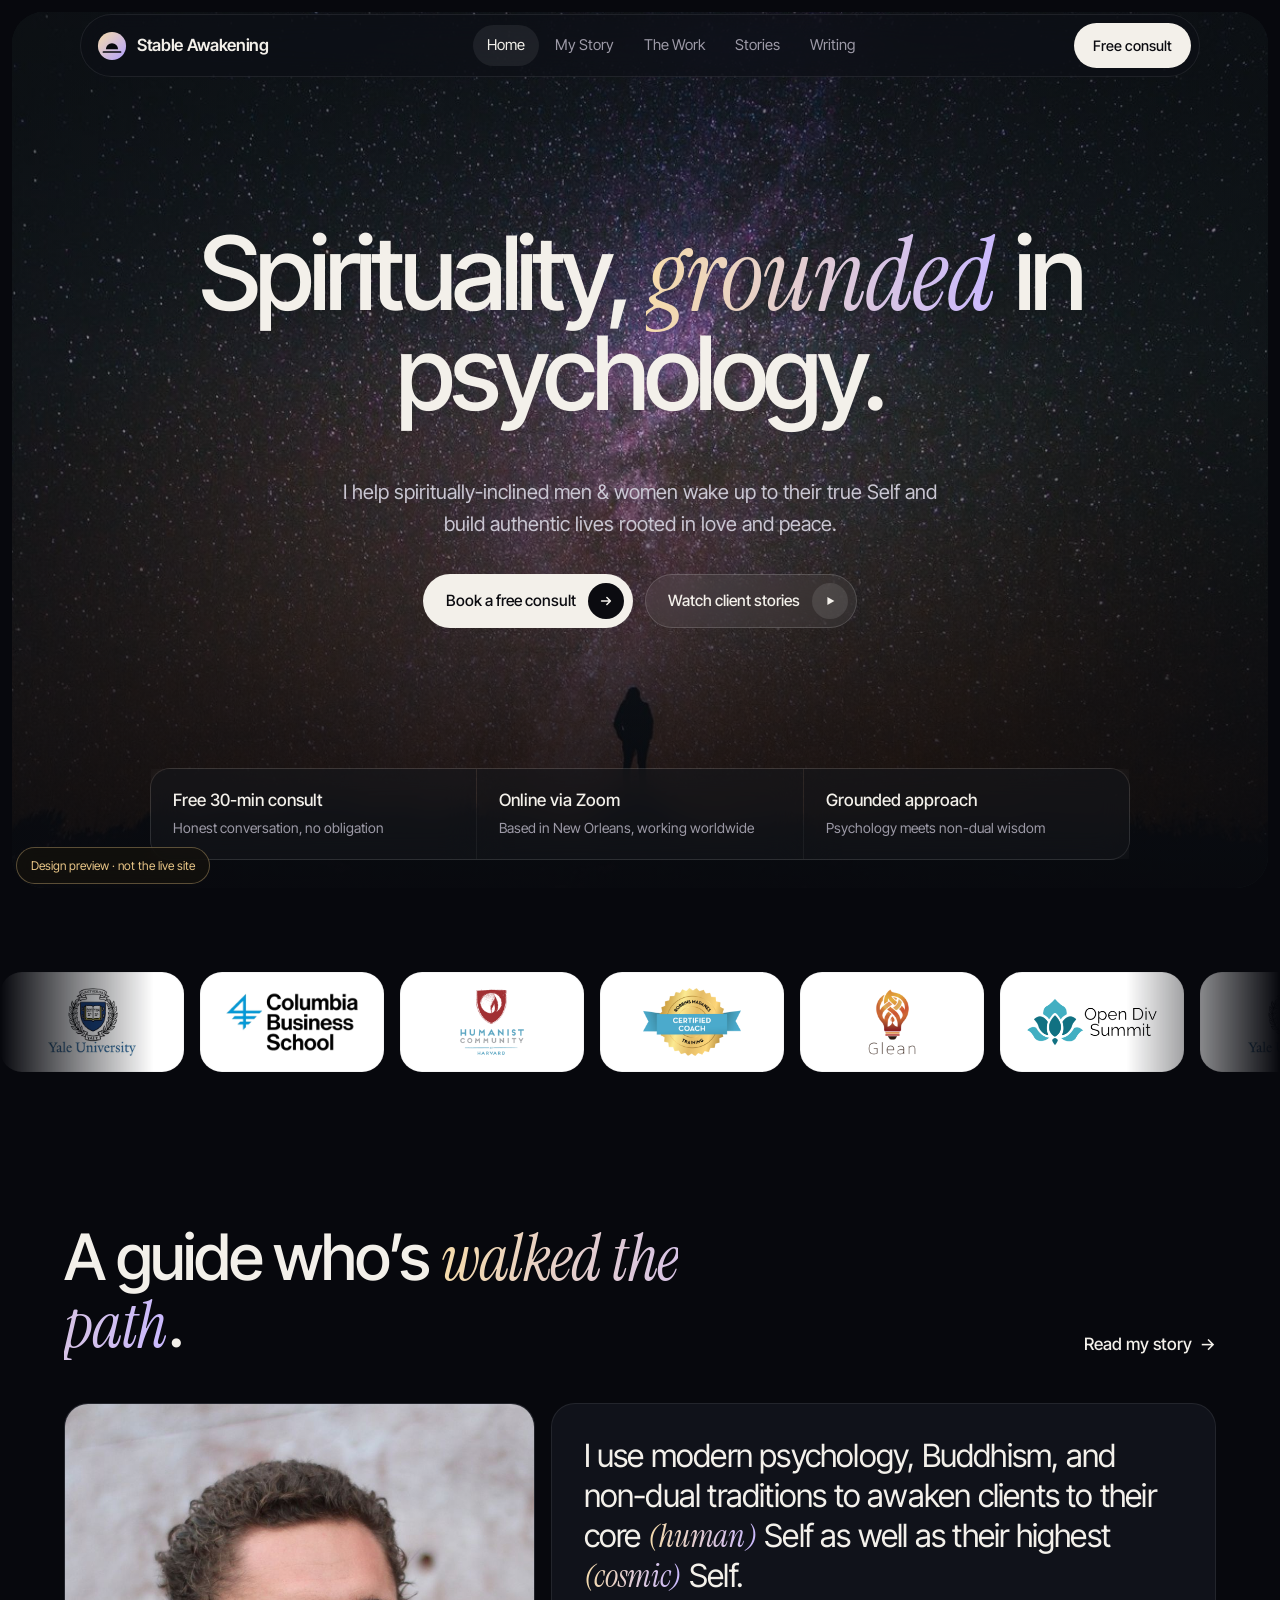
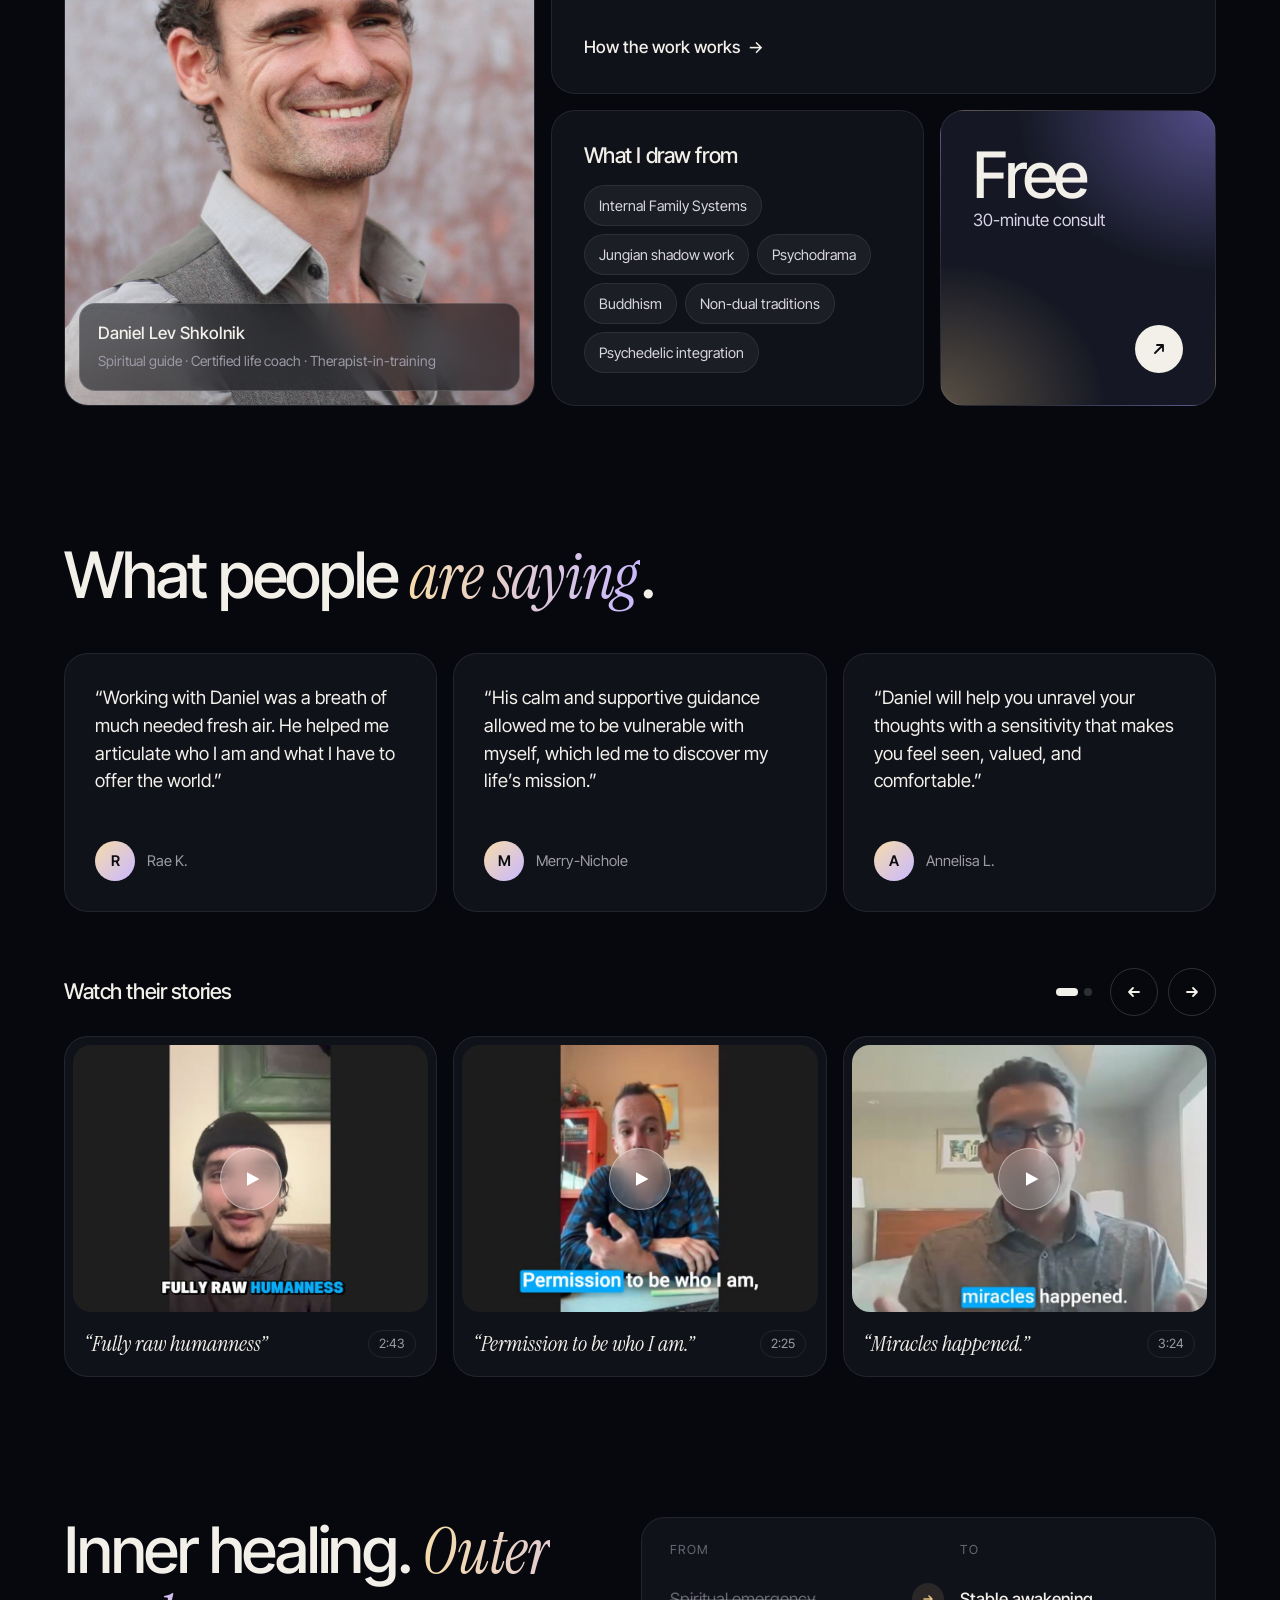
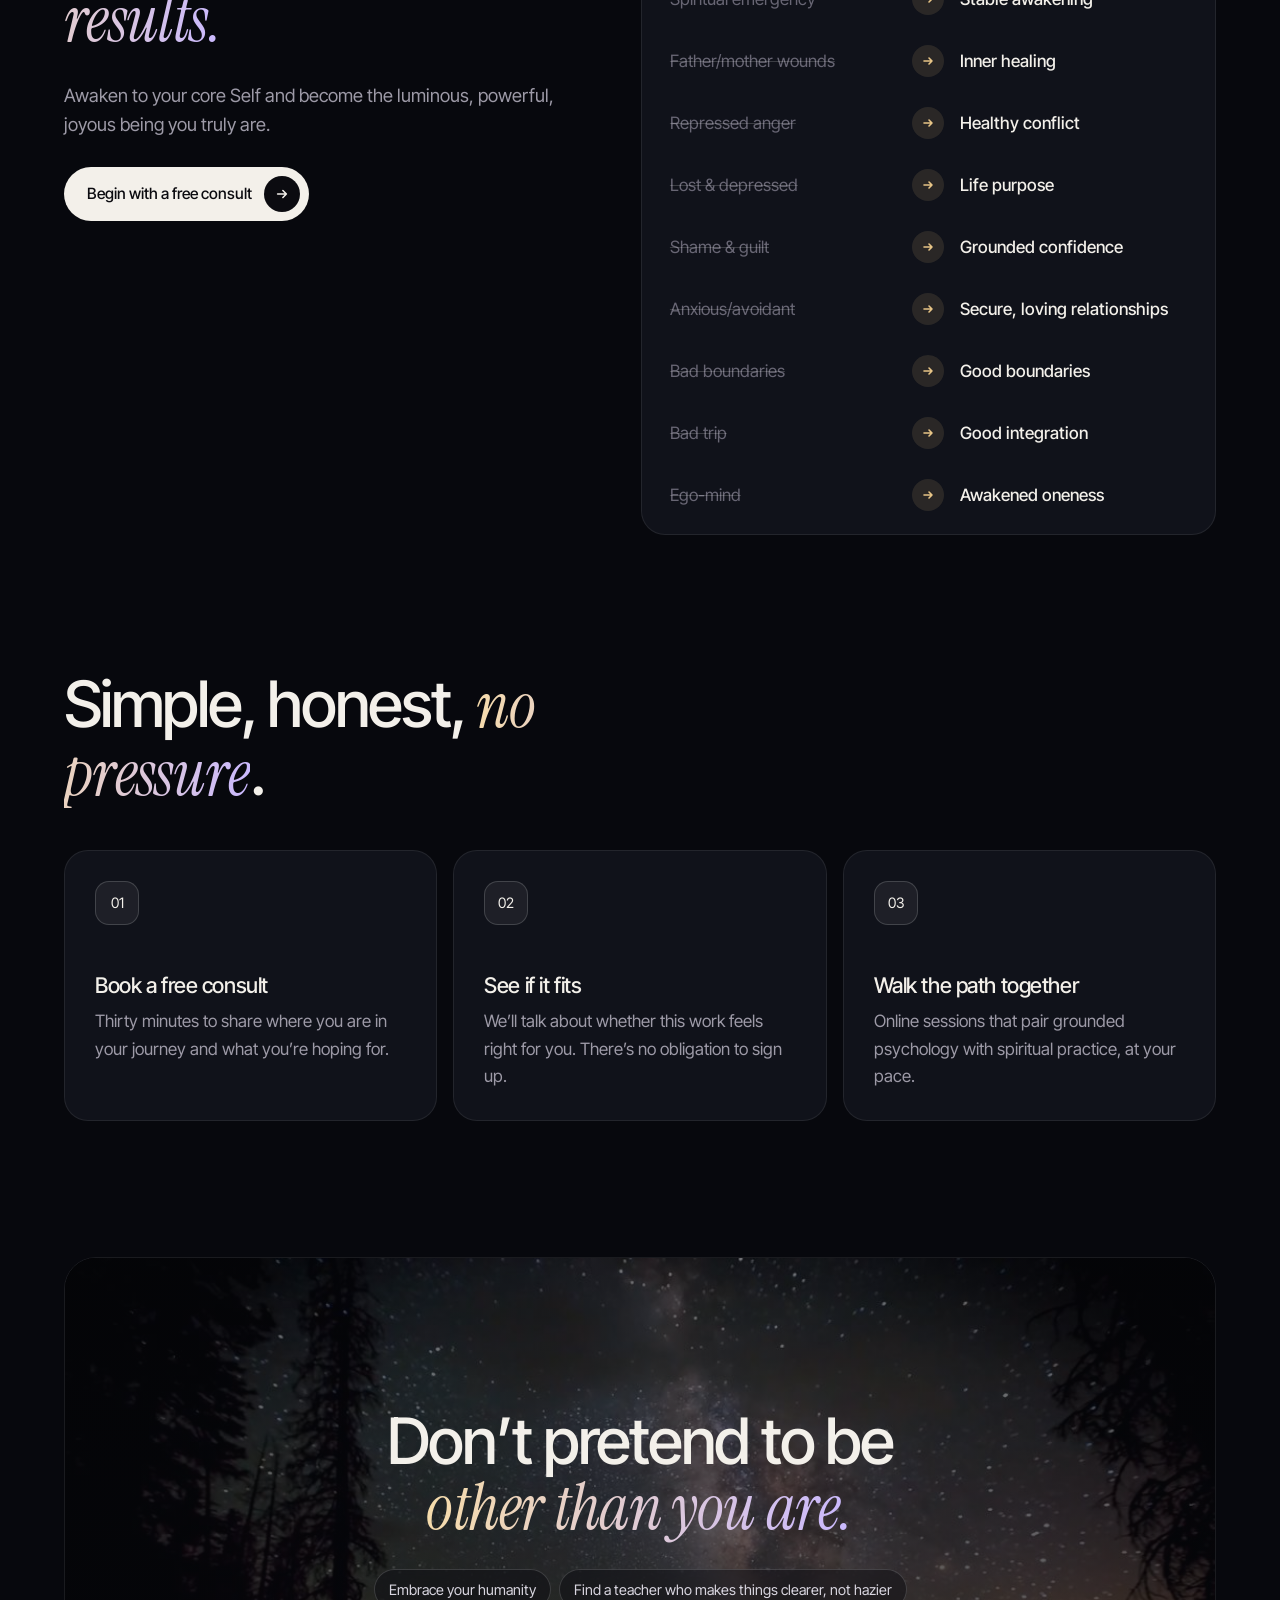
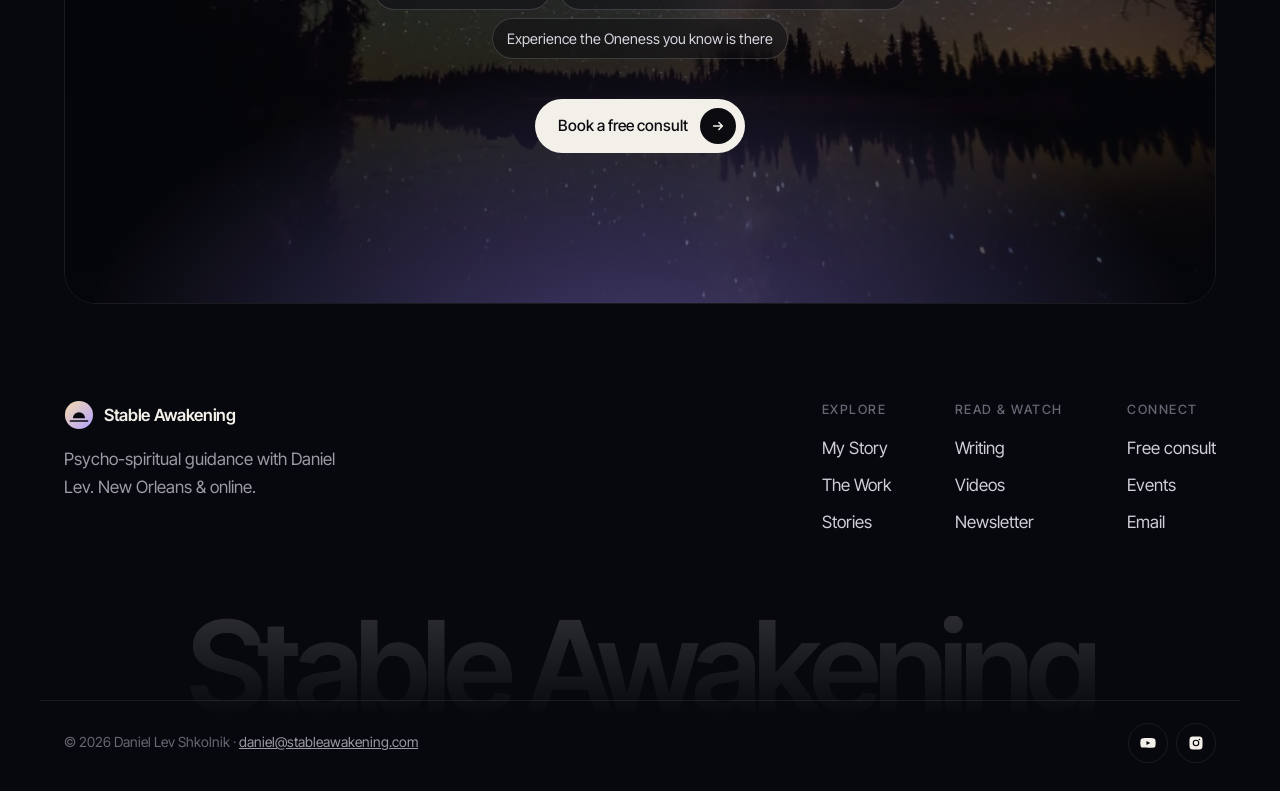
<file: index.html>
<!doctype html>
<html lang="en">
<head>
  <meta charset="utf-8">
  <meta name="viewport" content="width=device-width, initial-scale=1">
  <meta name="robots" content="noindex, nofollow">
  <title>Stable Awakening | Psycho-Spiritual Guidance with Daniel Lev</title>
  <meta name="description" content="Spirituality, grounded in psychology. Daniel Lev helps spiritually-inclined men and women wake up to their true Self.">
  <link rel="icon" href="logo.svg" type="image/svg+xml">
  <link rel="preconnect" href="https://fonts.googleapis.com">
  <link rel="preconnect" href="https://fonts.gstatic.com" crossorigin>
  <link href="https://fonts.googleapis.com/css2?family=Instrument+Serif:ital@0;1&family=Inter+Tight:wght@400;500;600&display=swap" rel="stylesheet">
  <link rel="stylesheet" href="styles.css?v=3">
</head>
<body>
  <div class="preview-pill">Design preview · not the live site</div>

  <header class="nav-shell">
    <nav class="nav" aria-label="Main">
      <a class="logo" href="index.html" aria-label="Stable Awakening home">
        <svg viewBox="0 0 32 32" aria-hidden="true"><defs><linearGradient id="lg-h" x1="0" y1="0" x2="1" y2="1"><stop offset="0" stop-color="#f6dcaa"/><stop offset="1" stop-color="#b3a2ff"/></linearGradient></defs><circle cx="16" cy="16" r="15" fill="url(#lg-h)"/><path d="M9.5 19.5a6.5 6.5 0 0 1 13 0z" fill="#07080d"/><rect x="6" y="21.5" width="20" height="1.8" rx=".9" fill="#07080d"/></svg>
        <span>Stable Awakening</span>
      </a>
      <ul class="nav-links" id="nav-links">
        <li><a href="index.html" aria-current="page">Home</a></li>
        <li><a href="about.html">My Story</a></li>
        <li><a href="work.html">The Work</a></li>
        <li><a href="#stories">Stories</a></li>
        <li><a href="https://www.stableawakening.com/blog">Writing</a></li>
        <li class="mobile-only"><a href="https://www.stableawakening.com/service-page/free-consult">Book a free consult</a></li>
      </ul>
      <div class="nav-actions">
        <a class="btn btn-light btn-sm nav-cta" href="https://www.stableawakening.com/service-page/free-consult">Free consult</a>
        <button class="menu-toggle" aria-expanded="false" aria-controls="nav-links" aria-label="Open menu"><span></span><span></span></button>
      </div>
    </nav>
  </header>

  <main>
    <section class="hero">
      <div class="hero-card">
        <img class="hero-bg" src="img/hero-night.jpg" alt="A lone figure beneath the Milky Way">
        <div class="hero-inner">
          <h1>Spirituality, <em>grounded</em> in psychology.</h1>
          <p class="lead">I help spiritually-inclined men &amp; women wake up to their true Self and build authentic lives rooted in love and peace.</p>
          <div class="btn-row">
            <a class="btn btn-light" href="https://www.stableawakening.com/service-page/free-consult">Book a free consult <span class="arr"><svg viewBox="0 0 16 16" fill="none" stroke="currentColor" stroke-width="1.8" stroke-linecap="round" stroke-linejoin="round"><path d="M3 8h10M9 4l4 4-4 4"/></svg></span></a>
            <a class="btn btn-glass" href="#stories">Watch client stories <span class="arr"><svg viewBox="0 0 16 16" fill="currentColor"><path d="M5 3.5l8 4.5-8 4.5z"/></svg></span></a>
          </div>
        </div>
        <figure class="hero-portrait">
          <img src="img/headshot.jpg" alt="Daniel Lev Shkolnik" loading="lazy">
          <figcaption class="glass-label"><strong>Daniel Lev Shkolnik</strong><span>Spiritual guide · Certified life coach · Therapist-in-training</span></figcaption>
        </figure>
        <div class="hero-stats">
          <div><strong>Free 30-min consult</strong><span>Honest conversation, no obligation</span></div>
          <div><strong>Online via Zoom</strong><span>Based in New Orleans, working worldwide</span></div>
          <div><strong>Grounded approach</strong><span>Psychology meets non-dual wisdom</span></div>
        </div>
      </div>
    </section>

    <section class="logos" aria-label="Education, training and speaking">
      <div class="marquee">
        <div class="marquee-track">
          <div class="logo-tile"><img src="img/logo-yale.png" alt="Yale University"></div>
          <div class="logo-tile"><img src="img/logo-columbia.png" alt="Columbia Business School"></div>
          <div class="logo-tile"><img src="img/logo-harvard-humanist.png" alt="Humanist Community at Harvard"></div>
          <div class="logo-tile"><img src="img/logo-rmt.png" alt="Robbins-Madanes Certified Coach"></div>
          <div class="logo-tile"><img src="img/logo-glean.png" alt="Glean"></div>
          <div class="logo-tile"><img src="img/logo-opendiv.png" alt="Open Div Summit"></div>
          <div class="logo-tile" aria-hidden="true"><img src="img/logo-yale.png" alt=""></div>
          <div class="logo-tile" aria-hidden="true"><img src="img/logo-columbia.png" alt=""></div>
          <div class="logo-tile" aria-hidden="true"><img src="img/logo-harvard-humanist.png" alt=""></div>
          <div class="logo-tile" aria-hidden="true"><img src="img/logo-rmt.png" alt=""></div>
          <div class="logo-tile" aria-hidden="true"><img src="img/logo-glean.png" alt=""></div>
          <div class="logo-tile" aria-hidden="true"><img src="img/logo-opendiv.png" alt=""></div>
        </div>
      </div>
    </section>

    <section class="section" id="about">
      <div class="wrap">
        <div class="section-head reveal">
          <div>
            <h2>A guide who’s <em>walked the path</em>.</h2>
          </div>
          <a class="text-link" href="about.html">Read my story</a>
        </div>
        <div class="bento">
          <div class="tile photo span-5 row-2 hide-mobile reveal">
            <img src="img/headshot.jpg" alt="Daniel Lev Shkolnik">
            <div class="glass-label">
              <strong>Daniel Lev Shkolnik</strong>
              <span>Spiritual guide · Certified life coach · Therapist-in-training</span>
            </div>
          </div>
          <div class="tile span-7 reveal">
            <p class="quote">I use modern psychology, Buddhism, and non-dual traditions to awaken clients to their core <em>(human)</em> Self as well as their highest <em>(cosmic)</em> Self.</p>
            <a class="text-link" href="work.html">How the work works</a>
          </div>
          <div class="tile span-4 reveal">
            <h3>What I draw from</h3>
            <div class="chips">
              <span class="chip">Internal Family Systems</span>
              <span class="chip">Jungian shadow work</span>
              <span class="chip">Psychodrama</span>
              <span class="chip">Buddhism</span>
              <span class="chip">Non-dual traditions</span>
              <span class="chip">Psychedelic integration</span>
            </div>
          </div>
          <a class="tile glow span-3 reveal" href="https://www.stableawakening.com/service-page/free-consult">
            <div>
              <div class="big-num">Free</div>
              <span class="muted" style="color:#d8d3e6">30-minute consult</span>
            </div>
            <span class="arr-circle"><svg width="16" height="16" viewBox="0 0 16 16" fill="none" stroke="currentColor" stroke-width="1.8" stroke-linecap="round" stroke-linejoin="round"><path d="M4 12L12 4M6 4h6v6"/></svg></span>
          </a>
        </div>
      </div>
    </section>

    <section class="section" id="stories" style="padding-top:0">
      <div class="wrap">
        <div class="section-head reveal">
          <h2>What people <em>are saying</em>.</h2>
        </div>
        <div class="cards reviews reveal">
          <div class="card quote-card"><p>“Working with Daniel was a breath of much needed fresh air. He helped me articulate who I am and what I have to offer the world.”</p><cite><span class="avatar">R</span>Rae K.</cite></div>
          <div class="card quote-card"><p>“His calm and supportive guidance allowed me to be vulnerable with myself, which led me to discover my life’s mission.”</p><cite><span class="avatar">M</span>Merry-Nichole</cite></div>
          <div class="card quote-card"><p>“Daniel will help you unravel your thoughts with a sensitivity that makes you feel seen, valued, and comfortable.”</p><cite><span class="avatar">A</span>Annelisa L.</cite></div>
        </div>
        <div class="video-head reveal">
          <h3>Watch their stories</h3>
          <div class="carousel-controls">
            <div class="dots" data-for="video-track"></div>
            <button class="icon-btn" data-scroll="-1" aria-controls="video-track" aria-label="Previous videos"><svg viewBox="0 0 16 16" fill="none" stroke="currentColor" stroke-width="1.8" stroke-linecap="round" stroke-linejoin="round"><path d="M13 8H3M7 4L3 8l4 4"/></svg></button>
            <button class="icon-btn" data-scroll="1" aria-controls="video-track" aria-label="Next videos"><svg viewBox="0 0 16 16" fill="none" stroke="currentColor" stroke-width="1.8" stroke-linecap="round" stroke-linejoin="round"><path d="M3 8h10M9 4l4 4-4 4"/></svg></button>
          </div>
        </div>
        <div class="carousel reveal" id="video-track">
          <div class="slide">
            <a class="video-card" href="https://www.stableawakening.com/testimonials-1"><div class="video-thumb"><img src="img/t1.jpg" alt="" loading="lazy"><span class="play"><svg viewBox="0 0 24 24"><path d="M6 4l15 8-15 8z"/></svg></span></div><div class="video-body"><strong>“Fully raw humanness”</strong><span class="duration">2:43</span></div></a>
            <a class="video-card" href="https://www.stableawakening.com/testimonials-1"><div class="video-thumb"><img src="img/t2.jpg" alt="" loading="lazy"><span class="play"><svg viewBox="0 0 24 24"><path d="M6 4l15 8-15 8z"/></svg></span></div><div class="video-body"><strong>“Permission to be who I am.”</strong><span class="duration">2:25</span></div></a>
            <a class="video-card" href="https://www.stableawakening.com/testimonials-1"><div class="video-thumb"><img src="img/t3.jpg" alt="" loading="lazy"><span class="play"><svg viewBox="0 0 24 24"><path d="M6 4l15 8-15 8z"/></svg></span></div><div class="video-body"><strong>“Miracles happened.”</strong><span class="duration">3:24</span></div></a>
          </div>
          <div class="slide">
            <a class="video-card" href="https://www.stableawakening.com/testimonials-1"><div class="video-thumb"><img src="img/t4.jpg" alt="" loading="lazy"><span class="play"><svg viewBox="0 0 24 24"><path d="M6 4l15 8-15 8z"/></svg></span></div><div class="video-body"><strong>“I’m not holding back.”</strong><span class="duration">3:16</span></div></a>
            <a class="video-card" href="https://www.stableawakening.com/testimonials-1"><div class="video-thumb"><img src="img/t5.jpg" alt="" loading="lazy"><span class="play"><svg viewBox="0 0 24 24"><path d="M6 4l15 8-15 8z"/></svg></span></div><div class="video-body"><strong>“Wow.”</strong><span class="duration">3:14</span></div></a>
            <a class="video-card" href="https://www.stableawakening.com/testimonials-1"><div class="video-thumb"><img src="img/t6.jpg" alt="" loading="lazy"><span class="play"><svg viewBox="0 0 24 24"><path d="M6 4l15 8-15 8z"/></svg></span></div><div class="video-body"><strong>“It felt like Peace.”</strong><span class="duration">3:18</span></div></a>
          </div>
        </div>
      </div>
    </section>

    <section class="section" style="padding-top:0">
      <div class="wrap shift">
        <div class="shift-intro reveal">
          <h2>Inner healing. <em>Outer results.</em></h2>
          <p class="lead">Awaken to your core Self and become the luminous, powerful, joyous being you truly are.</p>
          <div class="btn-row" style="margin-top:28px">
            <a class="btn btn-light" href="https://www.stableawakening.com/service-page/free-consult">Begin with a free consult <span class="arr"><svg viewBox="0 0 16 16" fill="none" stroke="currentColor" stroke-width="1.8" stroke-linecap="round" stroke-linejoin="round"><path d="M3 8h10M9 4l4 4-4 4"/></svg></span></a>
          </div>
        </div>
        <div class="shift-list reveal">
          <div class="shift-row head"><span>From</span><span></span><span>To</span></div>
          <div class="shift-row"><span class="from">Spiritual emergency</span><span class="shift-arrow"><svg viewBox="0 0 12 12" fill="none" stroke="currentColor" stroke-width="1.6" stroke-linecap="round" stroke-linejoin="round"><path d="M2 6h8M7 3l3 3-3 3"/></svg></span><span class="to">Stable awakening</span></div>
          <div class="shift-row"><span class="from">Father/mother wounds</span><span class="shift-arrow"><svg viewBox="0 0 12 12" fill="none" stroke="currentColor" stroke-width="1.6" stroke-linecap="round" stroke-linejoin="round"><path d="M2 6h8M7 3l3 3-3 3"/></svg></span><span class="to">Inner healing</span></div>
          <div class="shift-row"><span class="from">Repressed anger</span><span class="shift-arrow"><svg viewBox="0 0 12 12" fill="none" stroke="currentColor" stroke-width="1.6" stroke-linecap="round" stroke-linejoin="round"><path d="M2 6h8M7 3l3 3-3 3"/></svg></span><span class="to">Healthy conflict</span></div>
          <div class="shift-row"><span class="from">Lost &amp; depressed</span><span class="shift-arrow"><svg viewBox="0 0 12 12" fill="none" stroke="currentColor" stroke-width="1.6" stroke-linecap="round" stroke-linejoin="round"><path d="M2 6h8M7 3l3 3-3 3"/></svg></span><span class="to">Life purpose</span></div>
          <div class="shift-row"><span class="from">Shame &amp; guilt</span><span class="shift-arrow"><svg viewBox="0 0 12 12" fill="none" stroke="currentColor" stroke-width="1.6" stroke-linecap="round" stroke-linejoin="round"><path d="M2 6h8M7 3l3 3-3 3"/></svg></span><span class="to">Grounded confidence</span></div>
          <div class="shift-row"><span class="from">Anxious/avoidant</span><span class="shift-arrow"><svg viewBox="0 0 12 12" fill="none" stroke="currentColor" stroke-width="1.6" stroke-linecap="round" stroke-linejoin="round"><path d="M2 6h8M7 3l3 3-3 3"/></svg></span><span class="to">Secure, loving relationships</span></div>
          <div class="shift-row"><span class="from">Bad boundaries</span><span class="shift-arrow"><svg viewBox="0 0 12 12" fill="none" stroke="currentColor" stroke-width="1.6" stroke-linecap="round" stroke-linejoin="round"><path d="M2 6h8M7 3l3 3-3 3"/></svg></span><span class="to">Good boundaries</span></div>
          <div class="shift-row"><span class="from">Bad trip</span><span class="shift-arrow"><svg viewBox="0 0 12 12" fill="none" stroke="currentColor" stroke-width="1.6" stroke-linecap="round" stroke-linejoin="round"><path d="M2 6h8M7 3l3 3-3 3"/></svg></span><span class="to">Good integration</span></div>
          <div class="shift-row"><span class="from">Ego-mind</span><span class="shift-arrow"><svg viewBox="0 0 12 12" fill="none" stroke="currentColor" stroke-width="1.6" stroke-linecap="round" stroke-linejoin="round"><path d="M2 6h8M7 3l3 3-3 3"/></svg></span><span class="to">Awakened oneness</span></div>
        </div>
      </div>
    </section>

    <section class="section" style="padding-top:0">
      <div class="wrap">
        <div class="section-head reveal">
          <div>
            <h2>Simple, honest, <em>no pressure</em>.</h2>
          </div>
        </div>
        <div class="cards reveal">
          <div class="card">
            <span class="step-num">01</span>
            <h3>Book a free consult</h3>
            <p>Thirty minutes to share where you are in your journey and what you’re hoping for.</p>
          </div>
          <div class="card">
            <span class="step-num">02</span>
            <h3>See if it fits</h3>
            <p>We’ll talk about whether this work feels right for you. There’s no obligation to sign up.</p>
          </div>
          <div class="card">
            <span class="step-num">03</span>
            <h3>Walk the path together</h3>
            <p>Online sessions that pair grounded psychology with spiritual practice, at your pace.</p>
          </div>
        </div>
      </div>
    </section>

    <section class="wrap">
      <div class="cta reveal">
        <img src="img/milky-lake.jpg" alt="" loading="lazy">
        <h2>Don’t pretend to be <em>other than you are.</em></h2>
        <div class="chips">
          <span class="chip">Embrace your humanity</span>
          <span class="chip">Find a teacher who makes things clearer, not hazier</span>
          <span class="chip">Experience the Oneness you know is there</span>
        </div>
        <div class="btn-row">
          <a class="btn btn-light" href="https://www.stableawakening.com/service-page/free-consult">Book a free consult <span class="arr"><svg viewBox="0 0 16 16" fill="none" stroke="currentColor" stroke-width="1.8" stroke-linecap="round" stroke-linejoin="round"><path d="M3 8h10M9 4l4 4-4 4"/></svg></span></a>
        </div>
      </div>
    </section>
  </main>

  <footer class="footer">
    <div class="wrap">
      <div class="footer-top">
        <div>
          <a class="logo" href="index.html">
            <svg viewBox="0 0 32 32" aria-hidden="true"><defs><linearGradient id="lg-f" x1="0" y1="0" x2="1" y2="1"><stop offset="0" stop-color="#f6dcaa"/><stop offset="1" stop-color="#b3a2ff"/></linearGradient></defs><circle cx="16" cy="16" r="15" fill="url(#lg-f)"/><path d="M9.5 19.5a6.5 6.5 0 0 1 13 0z" fill="#07080d"/><rect x="6" y="21.5" width="20" height="1.8" rx=".9" fill="#07080d"/></svg>
            <span>Stable Awakening</span>
          </a>
          <p>Psycho-spiritual guidance with Daniel Lev. New Orleans &amp; online.</p>
        </div>
        <div class="footer-cols">
          <div>
            <h4>Explore</h4>
            <ul>
              <li><a href="about.html">My Story</a></li>
              <li><a href="work.html">The Work</a></li>
              <li><a href="index.html#stories">Stories</a></li>
            </ul>
          </div>
          <div>
            <h4>Read &amp; watch</h4>
            <ul>
              <li><a href="https://www.stableawakening.com/blog">Writing</a></li>
              <li><a href="https://www.stableawakening.com/videos">Videos</a></li>
              <li><a href="https://www.stableawakening.com/newsletter">Newsletter</a></li>
            </ul>
          </div>
          <div>
            <h4>Connect</h4>
            <ul>
              <li><a href="https://www.stableawakening.com/service-page/free-consult">Free consult</a></li>
              <li><a href="https://www.stableawakening.com/events">Events</a></li>
              <li><a href="mailto:daniel@stableawakening.com">Email</a></li>
            </ul>
          </div>
        </div>
      </div>
    </div>
    <div class="footer-word" aria-hidden="true">Stable Awakening</div>
    <div class="wrap footer-bottom">
      <span>© <span data-year>2026</span> Daniel Lev Shkolnik · <a href="mailto:daniel@stableawakening.com">daniel@stableawakening.com</a></span>
      <div class="socials">
        <a href="https://www.youtube.com/channel/UC90-I1f3V9iuORmHFvdOVnQ" aria-label="YouTube"><svg viewBox="0 0 24 24"><path d="M23 7.2a3 3 0 0 0-2.1-2.1C19 4.6 12 4.6 12 4.6s-7 0-8.9.5A3 3 0 0 0 1 7.2 31 31 0 0 0 .5 12a31 31 0 0 0 .5 4.8 3 3 0 0 0 2.1 2.1c1.9.5 8.9.5 8.9.5s7 0 8.9-.5a3 3 0 0 0 2.1-2.1 31 31 0 0 0 .5-4.8 31 31 0 0 0-.5-4.8zM9.7 15V9l5.8 3z"/></svg></a>
        <a href="https://www.instagram.com/stableawakening/" aria-label="Instagram"><svg viewBox="0 0 24 24"><path d="M12 2.2c3.2 0 3.6 0 4.8.1 3.3.1 4.8 1.7 4.9 4.9.1 1.3.1 1.6.1 4.8s0 3.6-.1 4.8c-.1 3.2-1.7 4.8-4.9 4.9-1.3.1-1.6.1-4.8.1s-3.6 0-4.8-.1c-3.3-.1-4.8-1.7-4.9-4.9C2.2 15.6 2.2 15.2 2.2 12s0-3.6.1-4.8C2.4 3.9 3.9 2.4 7.2 2.3 8.4 2.2 8.8 2.2 12 2.2zM12 7a5 5 0 1 0 0 10 5 5 0 0 0 0-10zm0 8.2a3.2 3.2 0 1 1 0-6.4 3.2 3.2 0 0 1 0 6.4zm5.2-9.6a1.2 1.2 0 1 0 0 2.4 1.2 1.2 0 0 0 0-2.4z"/></svg></a>
      </div>
    </div>
  </footer>
  <script src="main.js?v=3"></script>
</body>
</html>
</file>
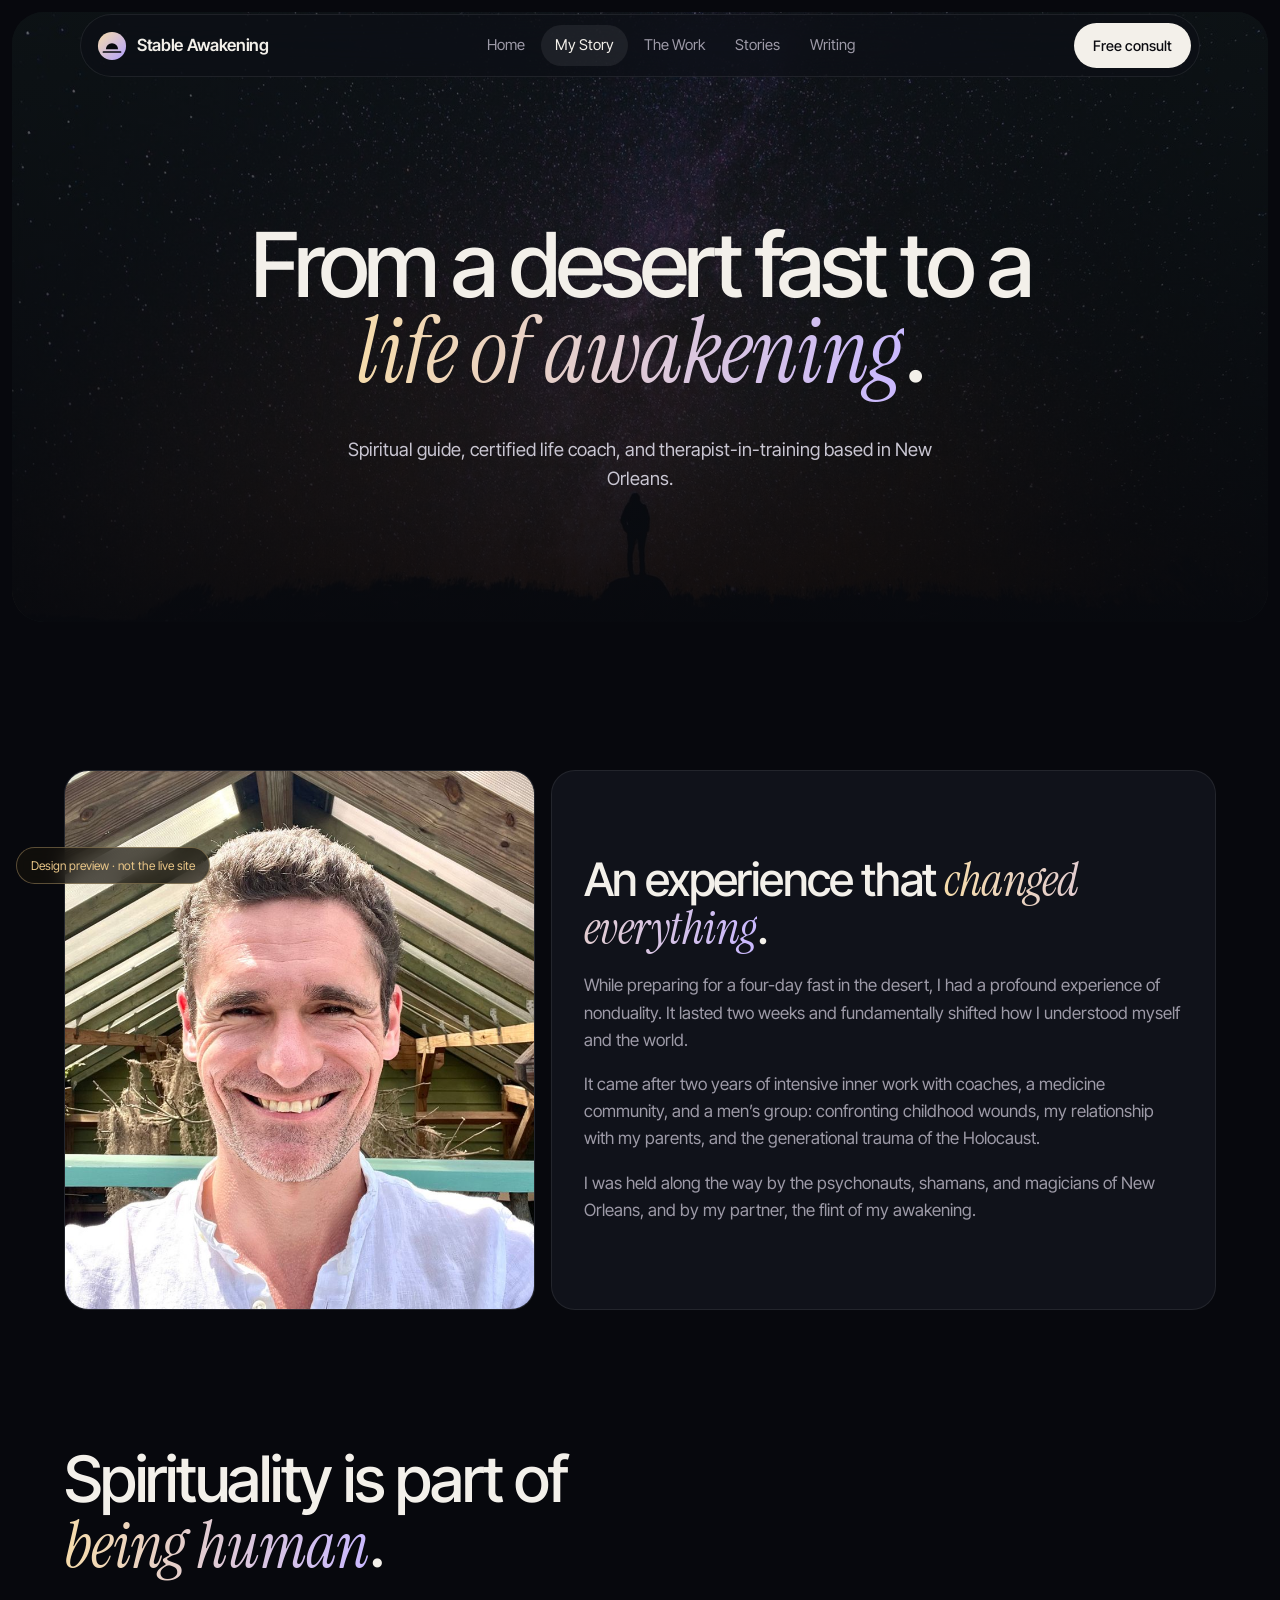
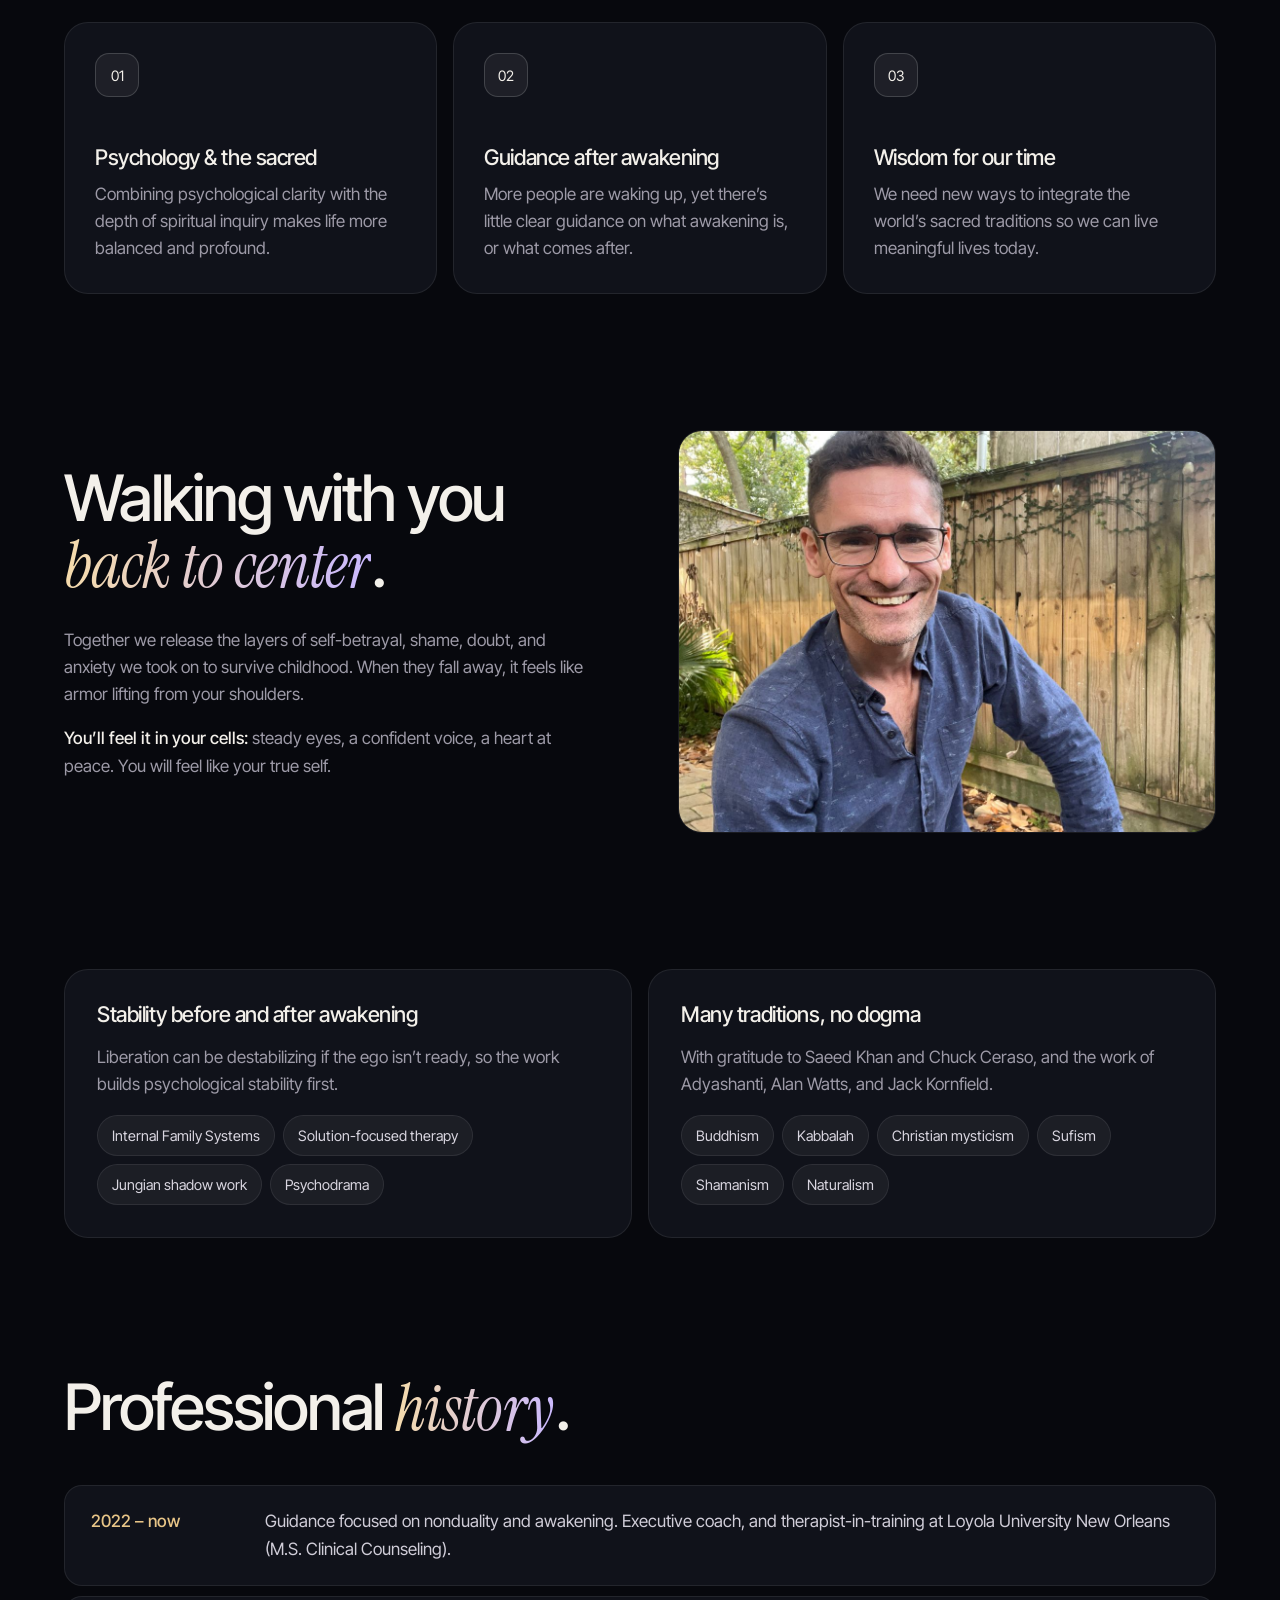
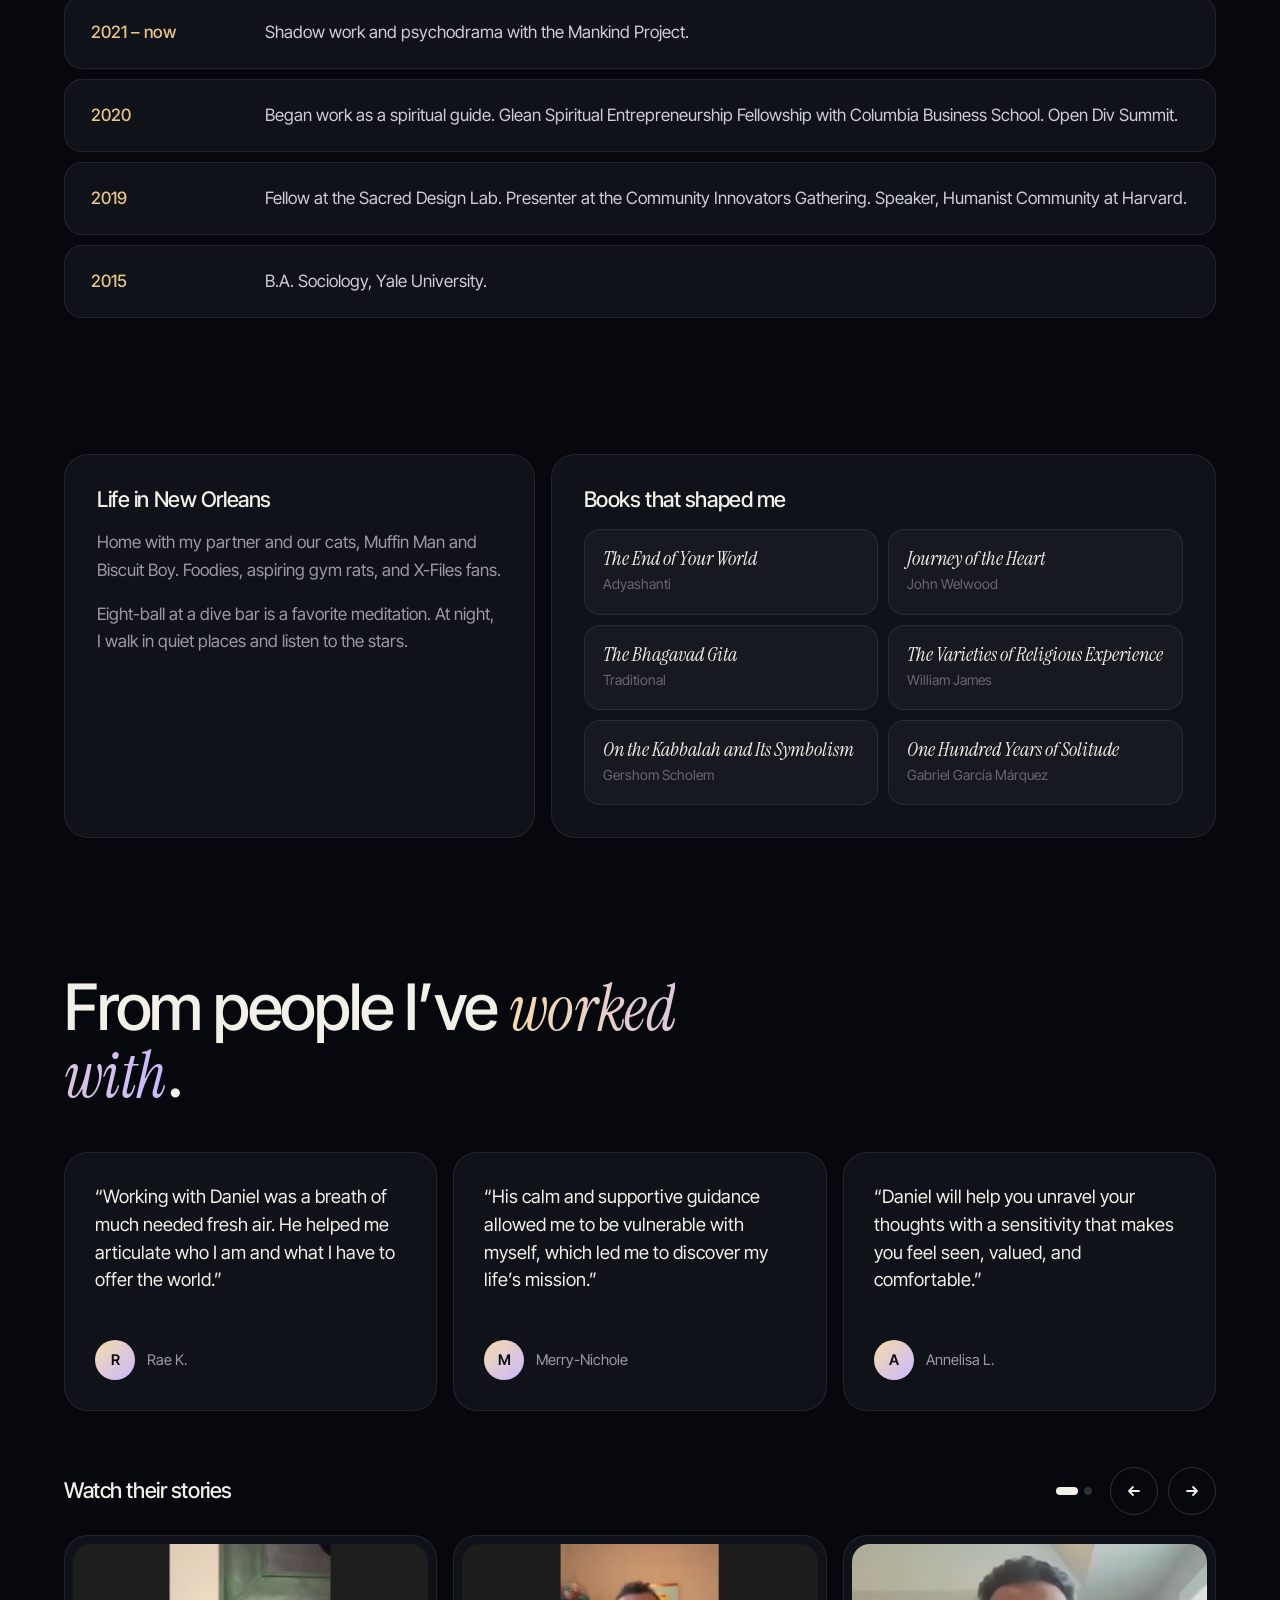
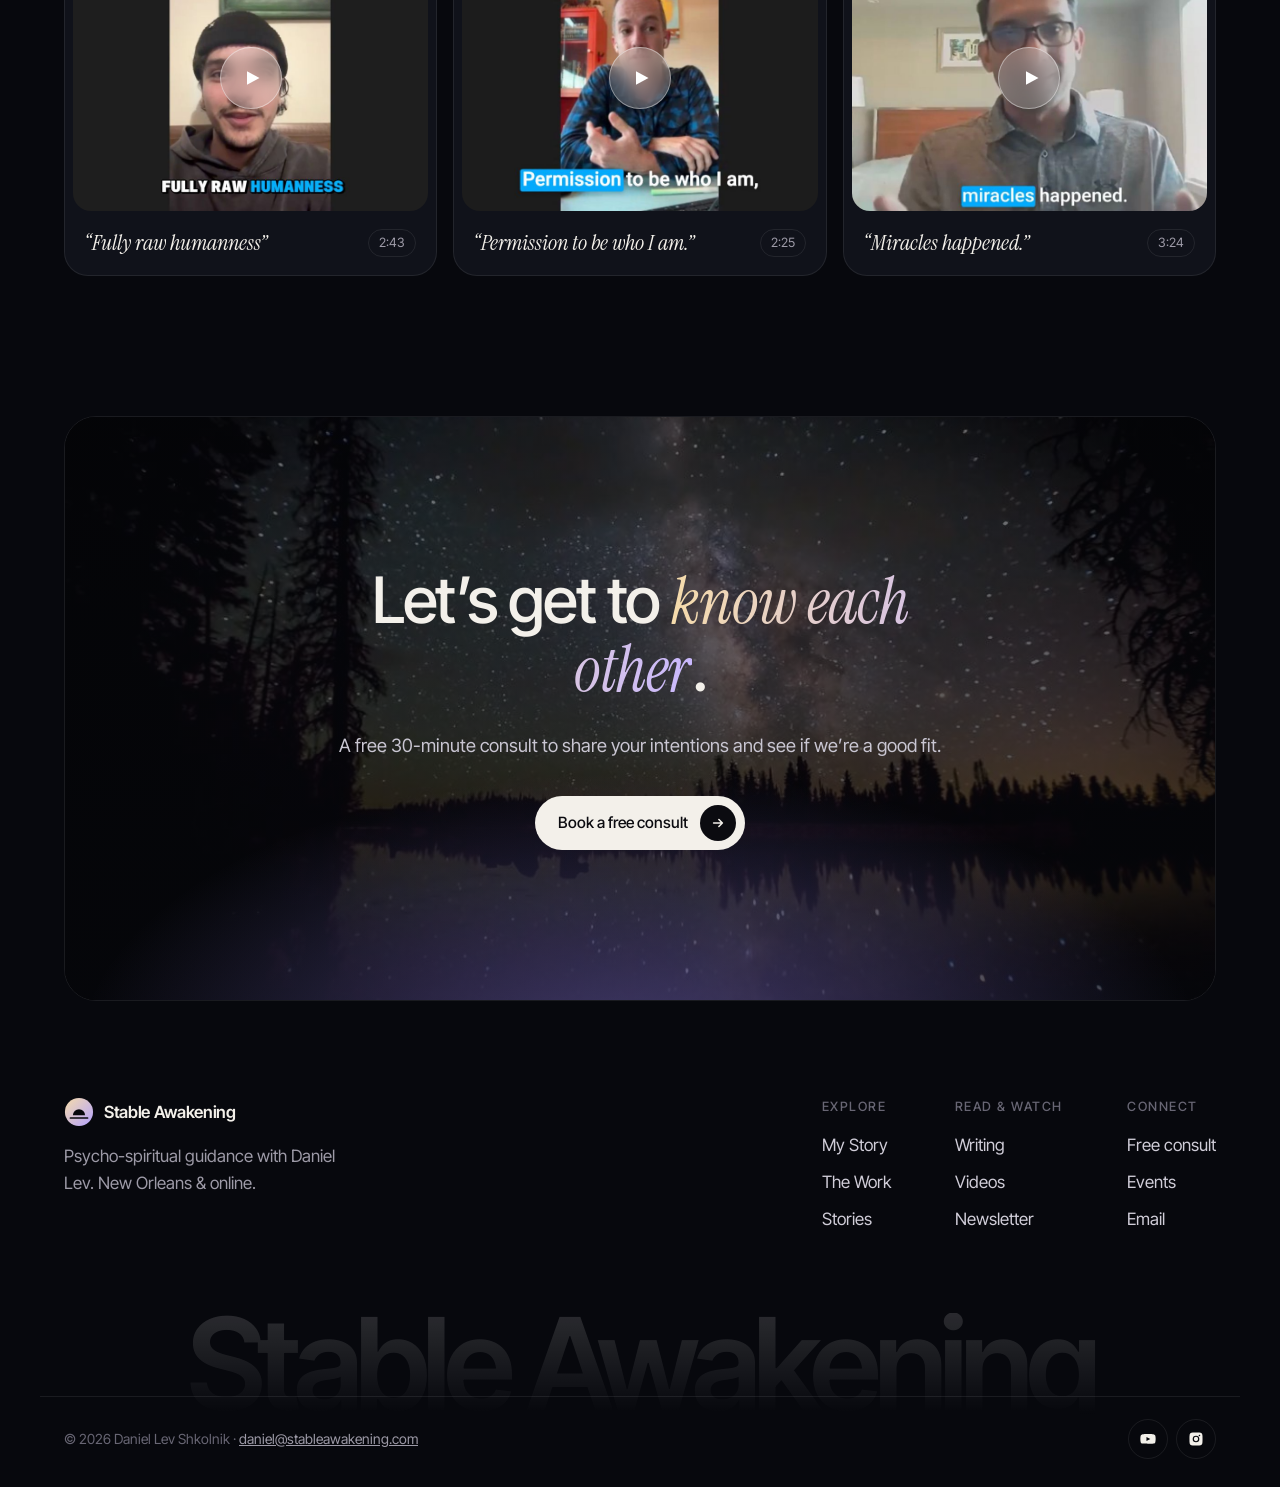
<file: about.html>
<!doctype html>
<html lang="en">
<head>
  <meta charset="utf-8">
  <meta name="viewport" content="width=device-width, initial-scale=1">
  <meta name="robots" content="noindex, nofollow">
  <title>My Story | Stable Awakening</title>
  <meta name="description" content="Daniel Lev’s path to awakening, what he believes, and how he works.">
  <link rel="icon" href="logo.svg" type="image/svg+xml">
  <link rel="preconnect" href="https://fonts.googleapis.com">
  <link rel="preconnect" href="https://fonts.gstatic.com" crossorigin>
  <link href="https://fonts.googleapis.com/css2?family=Instrument+Serif:ital@0;1&family=Inter+Tight:wght@400;500;600&display=swap" rel="stylesheet">
  <link rel="stylesheet" href="styles.css?v=3">
</head>
<body>
  <div class="preview-pill">Design preview · not the live site</div>

  <header class="nav-shell">
    <nav class="nav" aria-label="Main">
      <a class="logo" href="index.html" aria-label="Stable Awakening home">
        <svg viewBox="0 0 32 32" aria-hidden="true"><defs><linearGradient id="lg-h" x1="0" y1="0" x2="1" y2="1"><stop offset="0" stop-color="#f6dcaa"/><stop offset="1" stop-color="#b3a2ff"/></linearGradient></defs><circle cx="16" cy="16" r="15" fill="url(#lg-h)"/><path d="M9.5 19.5a6.5 6.5 0 0 1 13 0z" fill="#07080d"/><rect x="6" y="21.5" width="20" height="1.8" rx=".9" fill="#07080d"/></svg>
        <span>Stable Awakening</span>
      </a>
      <ul class="nav-links" id="nav-links">
        <li><a href="index.html">Home</a></li>
        <li><a href="about.html" aria-current="page">My Story</a></li>
        <li><a href="work.html">The Work</a></li>
        <li><a href="index.html#stories">Stories</a></li>
        <li><a href="https://www.stableawakening.com/blog">Writing</a></li>
        <li class="mobile-only"><a href="https://www.stableawakening.com/service-page/free-consult">Book a free consult</a></li>
      </ul>
      <div class="nav-actions">
        <a class="btn btn-light btn-sm nav-cta" href="https://www.stableawakening.com/service-page/free-consult">Free consult</a>
        <button class="menu-toggle" aria-expanded="false" aria-controls="nav-links" aria-label="Open menu"><span></span><span></span></button>
      </div>
    </nav>
  </header>

  <main>
    <section class="page-head">
      <div class="page-head-card">
        <img src="img/hero-night.jpg" alt="">
        <h1>From a desert fast to a <em>life of awakening</em>.</h1>
        <p class="lead">Spiritual guide, certified life coach, and therapist-in-training based in New Orleans.</p>
      </div>
    </section>

    <section class="section">
      <div class="wrap bento">
        <div class="tile photo span-5 reveal">
          <img src="img/daniel-smile.jpg" alt="Daniel Lev Shkolnik smiling">
        </div>
        <div class="tile span-7 reveal" style="display:flex;flex-direction:column;justify-content:center">
          <h2 style="font-size:clamp(2rem,3.6vw,2.9rem)">An experience that <em>changed everything</em>.</h2>
          <p class="muted">While preparing for a four-day fast in the desert, I had a profound experience of nonduality. It lasted two weeks and fundamentally shifted how I understood myself and the world.</p>
          <p class="muted">It came after two years of intensive inner work with coaches, a medicine community, and a men’s group: confronting childhood wounds, my relationship with my parents, and the generational trauma of the Holocaust.</p>
          <p class="muted" style="margin:0">I was held along the way by the psychonauts, shamans, and magicians of New Orleans, and by my partner, the flint of my awakening.</p>
        </div>
      </div>
    </section>

    <section class="section" style="padding-top:0">
      <div class="wrap">
        <div class="section-head reveal">
          <div>
            <h2>Spirituality is part of <em>being human</em>.</h2>
          </div>
        </div>
        <div class="cards reveal">
          <div class="card">
            <span class="step-num">01</span>
            <h3>Psychology &amp; the sacred</h3>
            <p>Combining psychological clarity with the depth of spiritual inquiry makes life more balanced and profound.</p>
          </div>
          <div class="card">
            <span class="step-num">02</span>
            <h3>Guidance after awakening</h3>
            <p>More people are waking up, yet there’s little clear guidance on what awakening is, or what comes after.</p>
          </div>
          <div class="card">
            <span class="step-num">03</span>
            <h3>Wisdom for our time</h3>
            <p>We need new ways to integrate the world’s sacred traditions so we can live meaningful lives today.</p>
          </div>
        </div>
      </div>
    </section>

    <section class="section" style="padding-top:0">
      <div class="wrap split reverse">
        <div class="reveal">
          <img class="round-img" src="img/daniel-garden.jpg" alt="Daniel Lev in a garden" loading="lazy" style="aspect-ratio:4/3">
        </div>
        <div class="reveal">
          <h2>Walking with you <em>back to center</em>.</h2>
          <p>Together we release the layers of self-betrayal, shame, doubt, and anxiety we took on to survive childhood. When they fall away, it feels like armor lifting from your shoulders.</p>
          <p><strong>You’ll feel it in your cells:</strong> steady eyes, a confident voice, a heart at peace. You will feel like your true self.</p>
        </div>
      </div>
    </section>

    <section class="section" style="padding-top:0">
      <div class="wrap bento">
        <div class="tile span-6 reveal">
          <h3>Stability before and after awakening</h3>
          <p class="muted">Liberation can be destabilizing if the ego isn’t ready, so the work builds psychological stability first.</p>
          <div class="chips">
            <span class="chip">Internal Family Systems</span>
            <span class="chip">Solution-focused therapy</span>
            <span class="chip">Jungian shadow work</span>
            <span class="chip">Psychodrama</span>
          </div>
        </div>
        <div class="tile span-6 reveal">
          <h3>Many traditions, no dogma</h3>
          <p class="muted">With gratitude to Saeed Khan and Chuck Ceraso, and the work of Adyashanti, Alan Watts, and Jack Kornfield.</p>
          <div class="chips">
            <span class="chip">Buddhism</span>
            <span class="chip">Kabbalah</span>
            <span class="chip">Christian mysticism</span>
            <span class="chip">Sufism</span>
            <span class="chip">Shamanism</span>
            <span class="chip">Naturalism</span>
          </div>
        </div>
      </div>
    </section>

    <section class="section" style="padding-top:0">
      <div class="wrap">
        <div class="section-head reveal">
          <div>
            <h2>Professional <em>history</em>.</h2>
          </div>
        </div>
        <ul class="timeline reveal">
          <li><b>2022 – now</b><div>Guidance focused on nonduality and awakening. Executive coach, and therapist-in-training at Loyola University New Orleans (M.S. Clinical Counseling).</div></li>
          <li><b>2021 – now</b><div>Shadow work and psychodrama with the Mankind Project.</div></li>
          <li><b>2020</b><div>Began work as a spiritual guide. Glean Spiritual Entrepreneurship Fellowship with Columbia Business School. Open Div Summit.</div></li>
          <li><b>2019</b><div>Fellow at the Sacred Design Lab. Presenter at the Community Innovators Gathering. Speaker, Humanist Community at Harvard.</div></li>
          <li><b>2015</b><div>B.A. Sociology, Yale University.</div></li>
        </ul>
      </div>
    </section>

    <section class="section" style="padding-top:0">
      <div class="wrap bento">
        <div class="tile span-5 reveal">
          <h3>Life in New Orleans</h3>
          <p class="muted">Home with my partner and our cats, Muffin Man and Biscuit Boy. Foodies, aspiring gym rats, and X-Files fans.</p>
          <p class="muted" style="margin:0">Eight-ball at a dive bar is a favorite meditation. At night, I walk in quiet places and listen to the stars.</p>
        </div>
        <div class="tile span-7 reveal">
          <h3>Books that shaped me</h3>
          <ul class="books">
            <li><em>The End of Your World</em><span>Adyashanti</span></li>
            <li><em>Journey of the Heart</em><span>John Welwood</span></li>
            <li><em>The Bhagavad Gita</em><span>Traditional</span></li>
            <li><em>The Varieties of Religious Experience</em><span>William James</span></li>
            <li><em>On the Kabbalah and Its Symbolism</em><span>Gershom Scholem</span></li>
            <li><em>One Hundred Years of Solitude</em><span>Gabriel García Márquez</span></li>
          </ul>
        </div>
      </div>
    </section>

    <section class="section" id="stories" style="padding-top:0">
      <div class="wrap">
        <div class="section-head reveal">
          <h2>From people I’ve <em>worked with</em>.</h2>
        </div>
        <div class="cards reviews reveal">
          <div class="card quote-card"><p>“Working with Daniel was a breath of much needed fresh air. He helped me articulate who I am and what I have to offer the world.”</p><cite><span class="avatar">R</span>Rae K.</cite></div>
          <div class="card quote-card"><p>“His calm and supportive guidance allowed me to be vulnerable with myself, which led me to discover my life’s mission.”</p><cite><span class="avatar">M</span>Merry-Nichole</cite></div>
          <div class="card quote-card"><p>“Daniel will help you unravel your thoughts with a sensitivity that makes you feel seen, valued, and comfortable.”</p><cite><span class="avatar">A</span>Annelisa L.</cite></div>
        </div>
        <div class="video-head reveal">
          <h3>Watch their stories</h3>
          <div class="carousel-controls">
            <div class="dots" data-for="video-track"></div>
            <button class="icon-btn" data-scroll="-1" aria-controls="video-track" aria-label="Previous videos"><svg viewBox="0 0 16 16" fill="none" stroke="currentColor" stroke-width="1.8" stroke-linecap="round" stroke-linejoin="round"><path d="M13 8H3M7 4L3 8l4 4"/></svg></button>
            <button class="icon-btn" data-scroll="1" aria-controls="video-track" aria-label="Next videos"><svg viewBox="0 0 16 16" fill="none" stroke="currentColor" stroke-width="1.8" stroke-linecap="round" stroke-linejoin="round"><path d="M3 8h10M9 4l4 4-4 4"/></svg></button>
          </div>
        </div>
        <div class="carousel reveal" id="video-track">
          <div class="slide">
            <a class="video-card" href="https://www.stableawakening.com/testimonials-1"><div class="video-thumb"><img src="img/t1.jpg" alt="" loading="lazy"><span class="play"><svg viewBox="0 0 24 24"><path d="M6 4l15 8-15 8z"/></svg></span></div><div class="video-body"><strong>“Fully raw humanness”</strong><span class="duration">2:43</span></div></a>
            <a class="video-card" href="https://www.stableawakening.com/testimonials-1"><div class="video-thumb"><img src="img/t2.jpg" alt="" loading="lazy"><span class="play"><svg viewBox="0 0 24 24"><path d="M6 4l15 8-15 8z"/></svg></span></div><div class="video-body"><strong>“Permission to be who I am.”</strong><span class="duration">2:25</span></div></a>
            <a class="video-card" href="https://www.stableawakening.com/testimonials-1"><div class="video-thumb"><img src="img/t3.jpg" alt="" loading="lazy"><span class="play"><svg viewBox="0 0 24 24"><path d="M6 4l15 8-15 8z"/></svg></span></div><div class="video-body"><strong>“Miracles happened.”</strong><span class="duration">3:24</span></div></a>
          </div>
          <div class="slide">
            <a class="video-card" href="https://www.stableawakening.com/testimonials-1"><div class="video-thumb"><img src="img/t4.jpg" alt="" loading="lazy"><span class="play"><svg viewBox="0 0 24 24"><path d="M6 4l15 8-15 8z"/></svg></span></div><div class="video-body"><strong>“I’m not holding back.”</strong><span class="duration">3:16</span></div></a>
            <a class="video-card" href="https://www.stableawakening.com/testimonials-1"><div class="video-thumb"><img src="img/t5.jpg" alt="" loading="lazy"><span class="play"><svg viewBox="0 0 24 24"><path d="M6 4l15 8-15 8z"/></svg></span></div><div class="video-body"><strong>“Wow.”</strong><span class="duration">3:14</span></div></a>
            <a class="video-card" href="https://www.stableawakening.com/testimonials-1"><div class="video-thumb"><img src="img/t6.jpg" alt="" loading="lazy"><span class="play"><svg viewBox="0 0 24 24"><path d="M6 4l15 8-15 8z"/></svg></span></div><div class="video-body"><strong>“It felt like Peace.”</strong><span class="duration">3:18</span></div></a>
          </div>
        </div>
      </div>
    </section>

    <section class="wrap">
      <div class="cta reveal">
        <img src="img/milky-lake.jpg" alt="" loading="lazy">
        <h2>Let’s get to <em>know each other</em>.</h2>
        <p class="lead" style="margin:0 auto 36px;color:#c9c6d2">A free 30-minute consult to share your intentions and see if we’re a good fit.</p>
        <div class="btn-row">
          <a class="btn btn-light" href="https://www.stableawakening.com/service-page/free-consult">Book a free consult <span class="arr"><svg viewBox="0 0 16 16" fill="none" stroke="currentColor" stroke-width="1.8" stroke-linecap="round" stroke-linejoin="round"><path d="M3 8h10M9 4l4 4-4 4"/></svg></span></a>
        </div>
      </div>
    </section>
  </main>

  <footer class="footer">
    <div class="wrap">
      <div class="footer-top">
        <div>
          <a class="logo" href="index.html">
            <svg viewBox="0 0 32 32" aria-hidden="true"><defs><linearGradient id="lg-f" x1="0" y1="0" x2="1" y2="1"><stop offset="0" stop-color="#f6dcaa"/><stop offset="1" stop-color="#b3a2ff"/></linearGradient></defs><circle cx="16" cy="16" r="15" fill="url(#lg-f)"/><path d="M9.5 19.5a6.5 6.5 0 0 1 13 0z" fill="#07080d"/><rect x="6" y="21.5" width="20" height="1.8" rx=".9" fill="#07080d"/></svg>
            <span>Stable Awakening</span>
          </a>
          <p>Psycho-spiritual guidance with Daniel Lev. New Orleans &amp; online.</p>
        </div>
        <div class="footer-cols">
          <div>
            <h4>Explore</h4>
            <ul>
              <li><a href="about.html">My Story</a></li>
              <li><a href="work.html">The Work</a></li>
              <li><a href="index.html#stories">Stories</a></li>
            </ul>
          </div>
          <div>
            <h4>Read &amp; watch</h4>
            <ul>
              <li><a href="https://www.stableawakening.com/blog">Writing</a></li>
              <li><a href="https://www.stableawakening.com/videos">Videos</a></li>
              <li><a href="https://www.stableawakening.com/newsletter">Newsletter</a></li>
            </ul>
          </div>
          <div>
            <h4>Connect</h4>
            <ul>
              <li><a href="https://www.stableawakening.com/service-page/free-consult">Free consult</a></li>
              <li><a href="https://www.stableawakening.com/events">Events</a></li>
              <li><a href="mailto:daniel@stableawakening.com">Email</a></li>
            </ul>
          </div>
        </div>
      </div>
    </div>
    <div class="footer-word" aria-hidden="true">Stable Awakening</div>
    <div class="wrap footer-bottom">
      <span>© <span data-year>2026</span> Daniel Lev Shkolnik · <a href="mailto:daniel@stableawakening.com">daniel@stableawakening.com</a></span>
      <div class="socials">
        <a href="https://www.youtube.com/channel/UC90-I1f3V9iuORmHFvdOVnQ" aria-label="YouTube"><svg viewBox="0 0 24 24"><path d="M23 7.2a3 3 0 0 0-2.1-2.1C19 4.6 12 4.6 12 4.6s-7 0-8.9.5A3 3 0 0 0 1 7.2 31 31 0 0 0 .5 12a31 31 0 0 0 .5 4.8 3 3 0 0 0 2.1 2.1c1.9.5 8.9.5 8.9.5s7 0 8.9-.5a3 3 0 0 0 2.1-2.1 31 31 0 0 0 .5-4.8 31 31 0 0 0-.5-4.8zM9.7 15V9l5.8 3z"/></svg></a>
        <a href="https://www.instagram.com/stableawakening/" aria-label="Instagram"><svg viewBox="0 0 24 24"><path d="M12 2.2c3.2 0 3.6 0 4.8.1 3.3.1 4.8 1.7 4.9 4.9.1 1.3.1 1.6.1 4.8s0 3.6-.1 4.8c-.1 3.2-1.7 4.8-4.9 4.9-1.3.1-1.6.1-4.8.1s-3.6 0-4.8-.1c-3.3-.1-4.8-1.7-4.9-4.9C2.2 15.6 2.2 15.2 2.2 12s0-3.6.1-4.8C2.4 3.9 3.9 2.4 7.2 2.3 8.4 2.2 8.8 2.2 12 2.2zM12 7a5 5 0 1 0 0 10 5 5 0 0 0 0-10zm0 8.2a3.2 3.2 0 1 1 0-6.4 3.2 3.2 0 0 1 0 6.4zm5.2-9.6a1.2 1.2 0 1 0 0 2.4 1.2 1.2 0 0 0 0-2.4z"/></svg></a>
      </div>
    </div>
  </footer>
  <script src="main.js?v=3"></script>
</body>
</html>
</file>
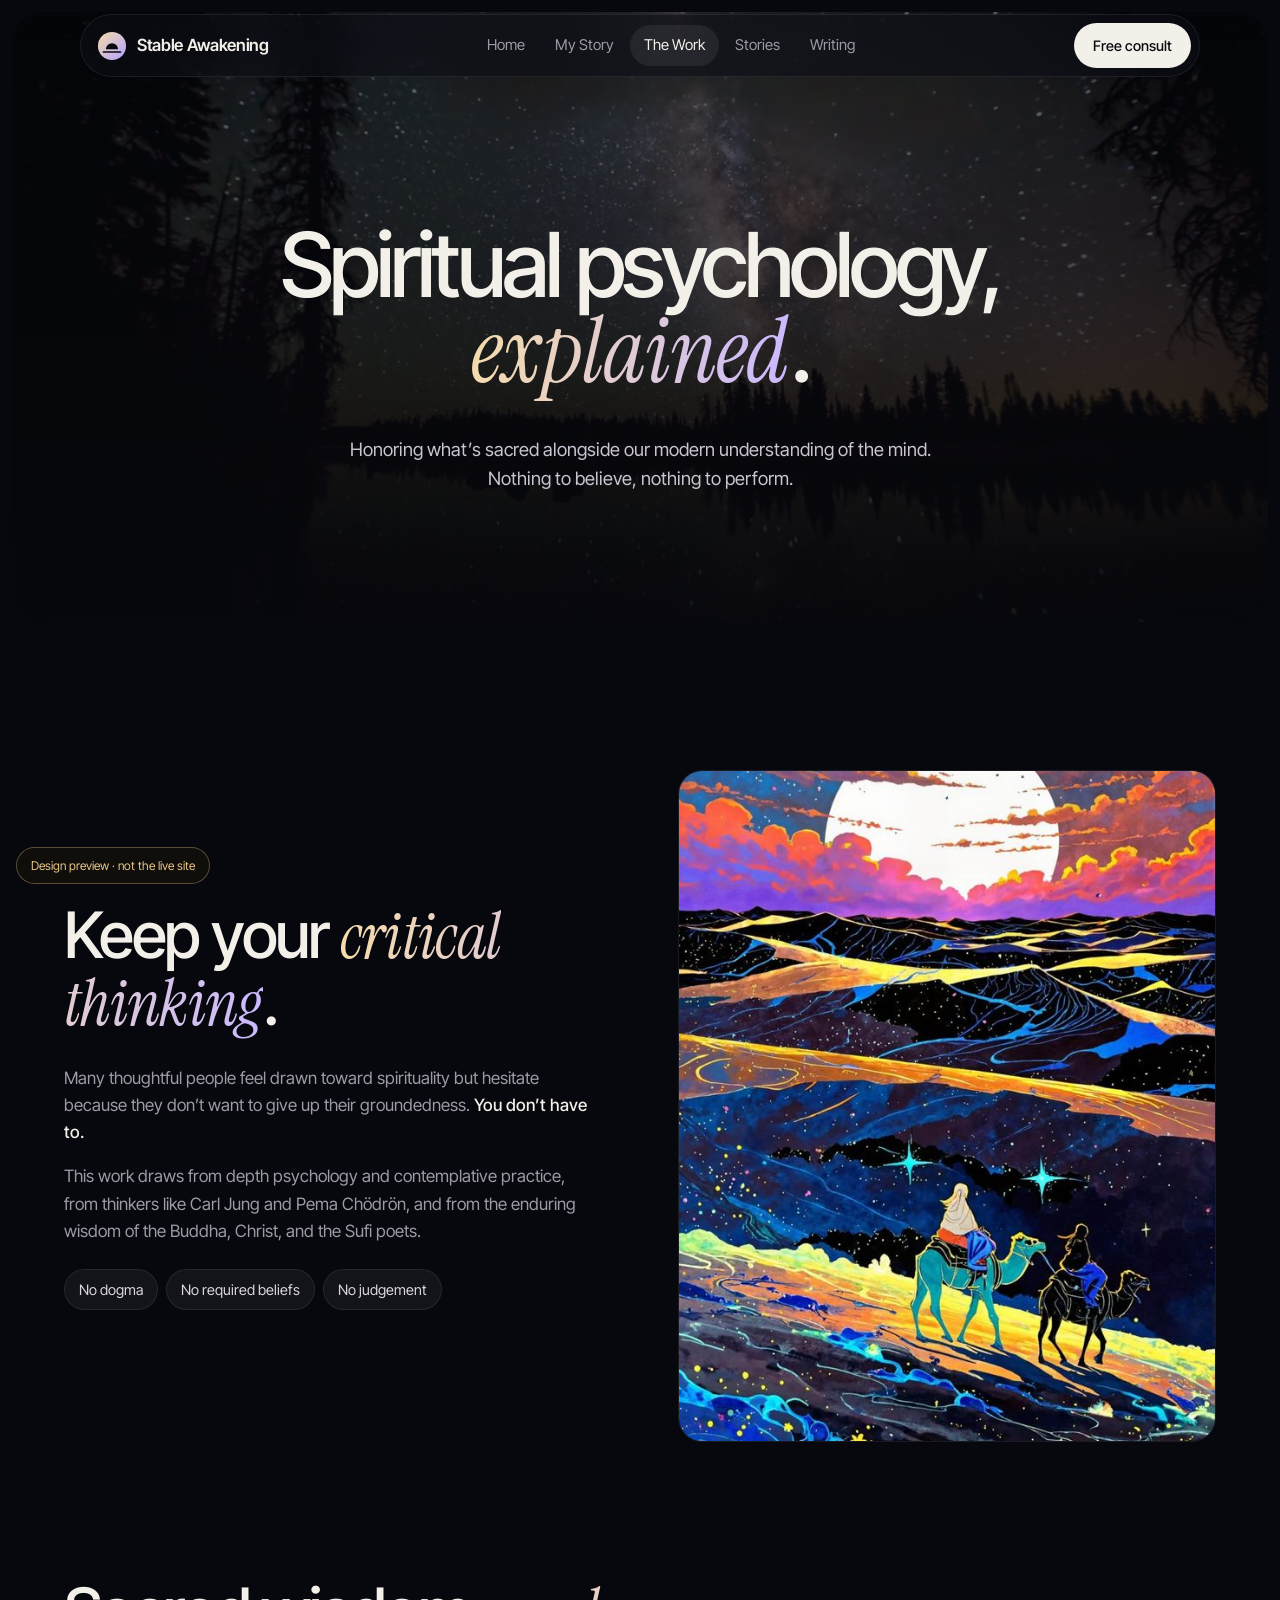
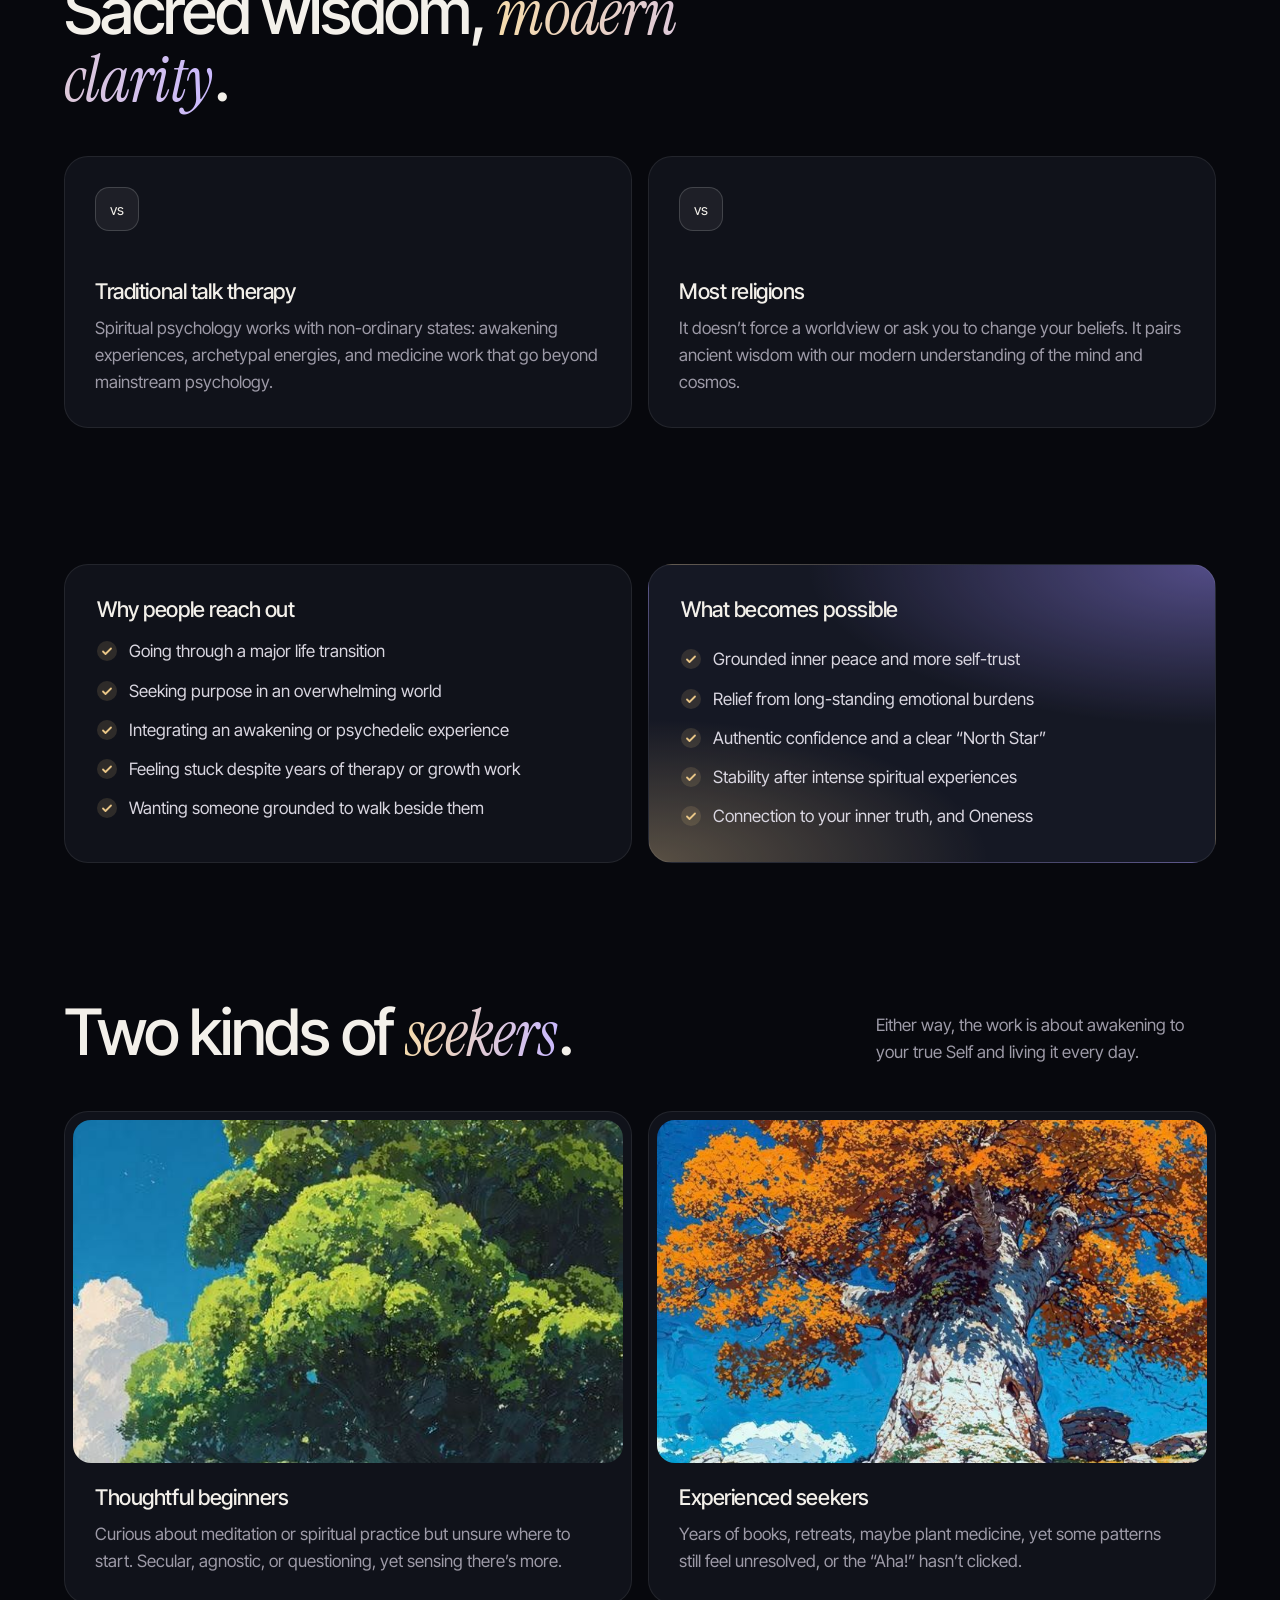
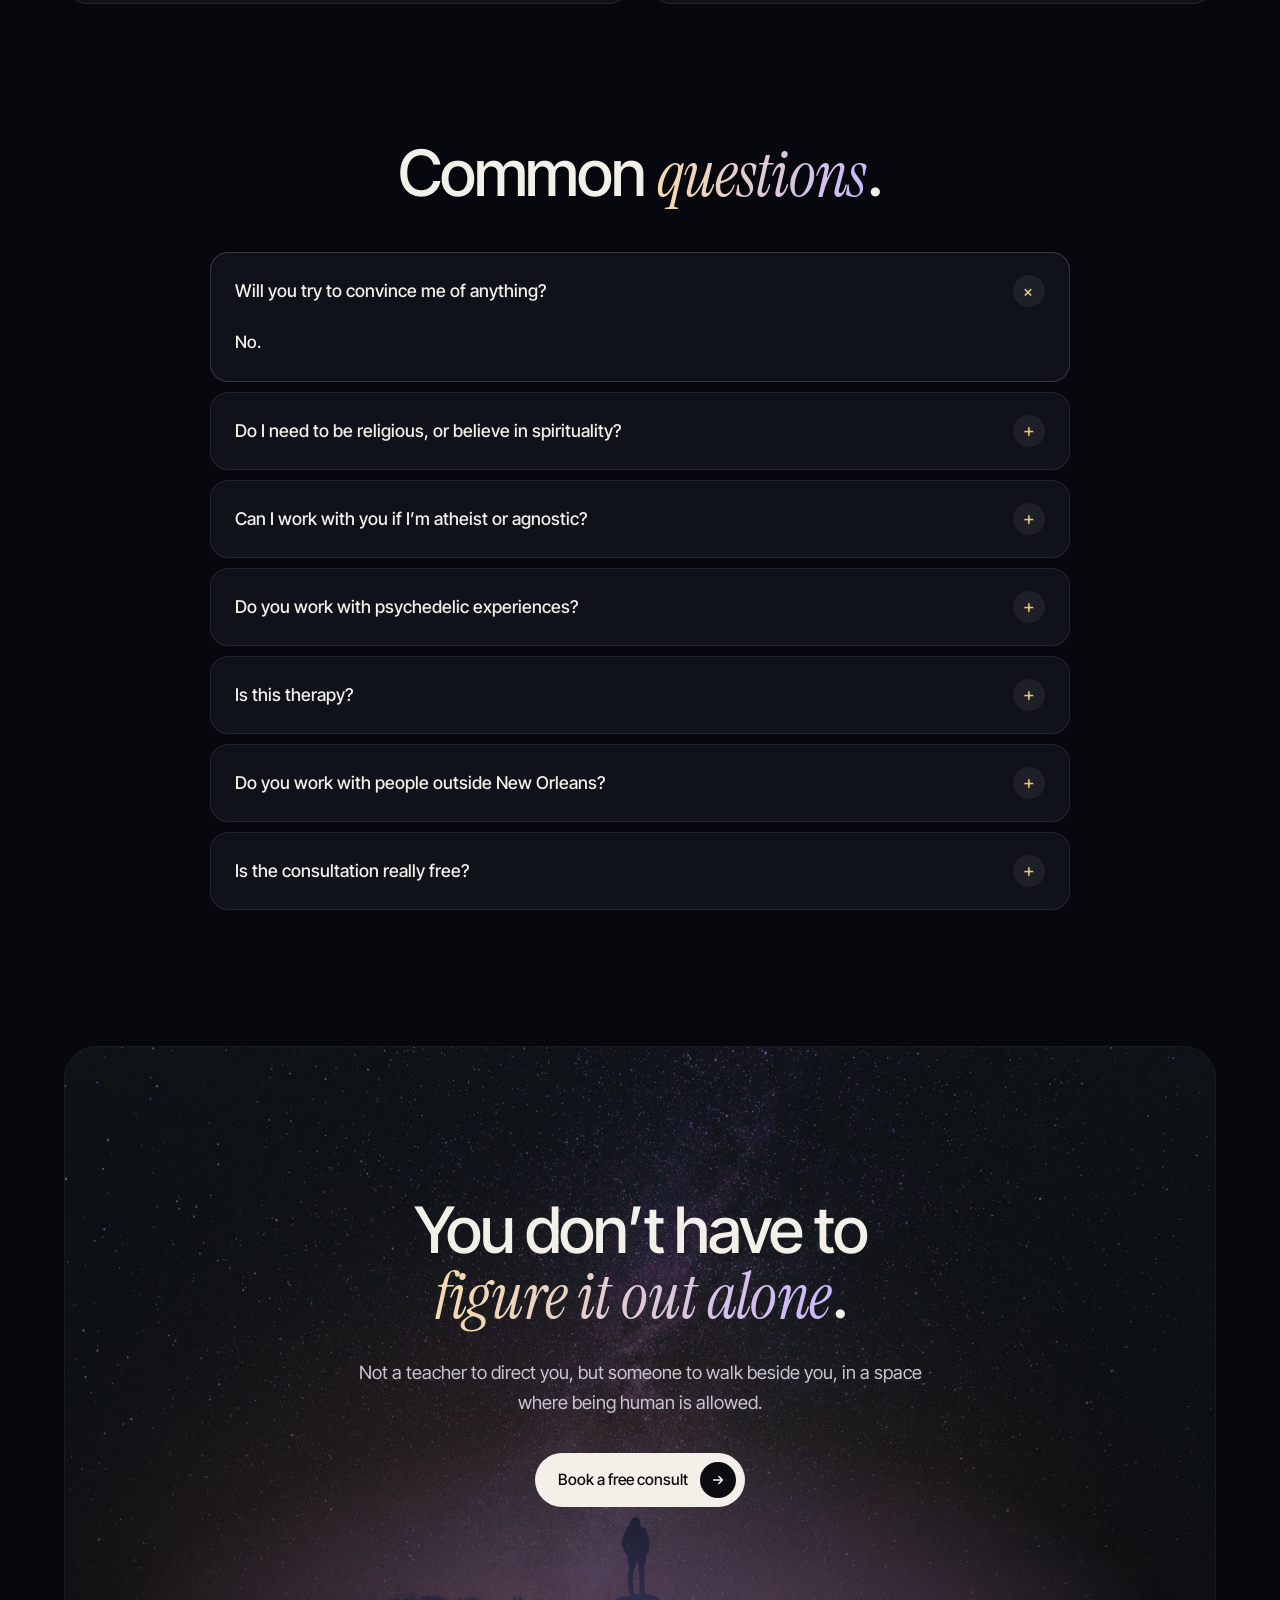
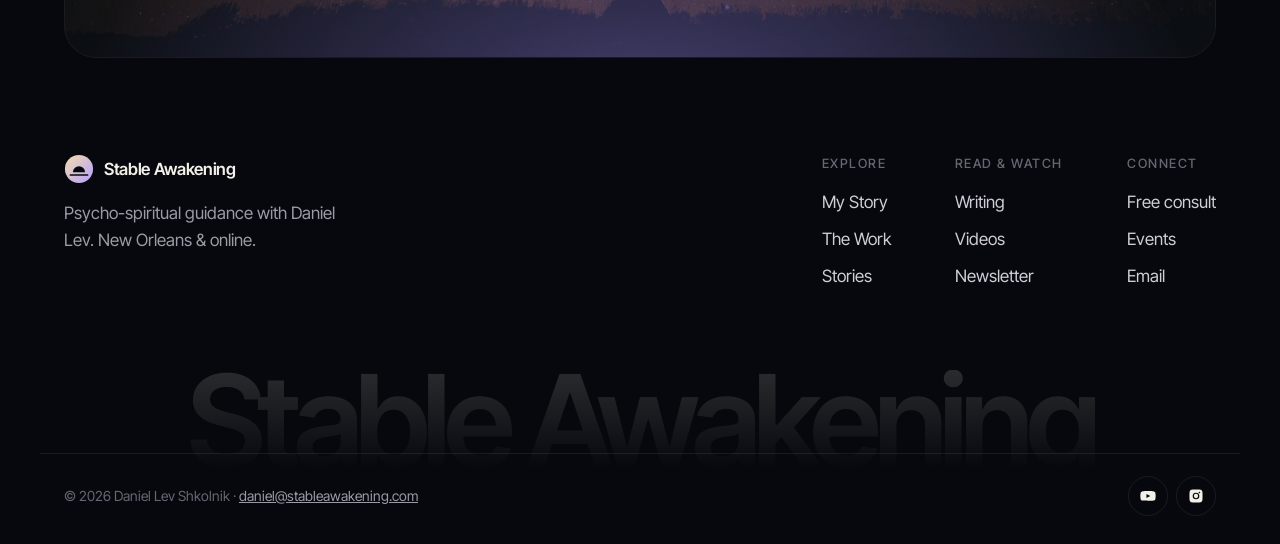
<file: work.html>
<!doctype html>
<html lang="en">
<head>
  <meta charset="utf-8">
  <meta name="viewport" content="width=device-width, initial-scale=1">
  <meta name="robots" content="noindex, nofollow">
  <title>The Work | Stable Awakening</title>
  <meta name="description" content="Spiritual psychology: honoring the sacred alongside modern psychology. Who it’s for, what becomes possible, and common questions.">
  <link rel="icon" href="logo.svg" type="image/svg+xml">
  <link rel="preconnect" href="https://fonts.googleapis.com">
  <link rel="preconnect" href="https://fonts.gstatic.com" crossorigin>
  <link href="https://fonts.googleapis.com/css2?family=Instrument+Serif:ital@0;1&family=Inter+Tight:wght@400;500;600&display=swap" rel="stylesheet">
  <link rel="stylesheet" href="styles.css?v=3">
</head>
<body>
  <div class="preview-pill">Design preview · not the live site</div>

  <header class="nav-shell">
    <nav class="nav" aria-label="Main">
      <a class="logo" href="index.html" aria-label="Stable Awakening home">
        <svg viewBox="0 0 32 32" aria-hidden="true"><defs><linearGradient id="lg-h" x1="0" y1="0" x2="1" y2="1"><stop offset="0" stop-color="#f6dcaa"/><stop offset="1" stop-color="#b3a2ff"/></linearGradient></defs><circle cx="16" cy="16" r="15" fill="url(#lg-h)"/><path d="M9.5 19.5a6.5 6.5 0 0 1 13 0z" fill="#07080d"/><rect x="6" y="21.5" width="20" height="1.8" rx=".9" fill="#07080d"/></svg>
        <span>Stable Awakening</span>
      </a>
      <ul class="nav-links" id="nav-links">
        <li><a href="index.html">Home</a></li>
        <li><a href="about.html">My Story</a></li>
        <li><a href="work.html" aria-current="page">The Work</a></li>
        <li><a href="index.html#stories">Stories</a></li>
        <li><a href="https://www.stableawakening.com/blog">Writing</a></li>
        <li class="mobile-only"><a href="https://www.stableawakening.com/service-page/free-consult">Book a free consult</a></li>
      </ul>
      <div class="nav-actions">
        <a class="btn btn-light btn-sm nav-cta" href="https://www.stableawakening.com/service-page/free-consult">Free consult</a>
        <button class="menu-toggle" aria-expanded="false" aria-controls="nav-links" aria-label="Open menu"><span></span><span></span></button>
      </div>
    </nav>
  </header>

  <main>
    <section class="page-head">
      <div class="page-head-card">
        <img src="img/milky-lake.jpg" alt="">
        <h1>Spiritual psychology, <em>explained</em>.</h1>
        <p class="lead">Honoring what’s sacred alongside our modern understanding of the mind. Nothing to believe, nothing to perform.</p>
      </div>
    </section>

    <section class="section">
      <div class="wrap split">
        <div class="reveal">
          <h2>Keep your <em>critical thinking</em>.</h2>
          <p>Many thoughtful people feel drawn toward spirituality but hesitate because they don’t want to give up their groundedness. <strong>You don’t have to.</strong></p>
          <p>This work draws from depth psychology and contemplative practice, from thinkers like Carl Jung and Pema Chödrön, and from the enduring wisdom of the Buddha, Christ, and the Sufi poets.</p>
          <div class="chips" style="margin-top:24px">
            <span class="chip">No dogma</span>
            <span class="chip">No required beliefs</span>
            <span class="chip">No judgement</span>
          </div>
        </div>
        <div class="reveal">
          <img class="round-img" src="img/camels.jpg" alt="Illustration of travelers crossing a starlit landscape" loading="lazy" style="aspect-ratio:4/5">
        </div>
      </div>
    </section>

    <section class="section" style="padding-top:0">
      <div class="wrap">
        <div class="section-head reveal">
          <div>
            <h2>Sacred wisdom, <em>modern clarity</em>.</h2>
          </div>
        </div>
        <div class="cards two reveal">
          <div class="card">
            <span class="step-num">vs</span>
            <h3>Traditional talk therapy</h3>
            <p>Spiritual psychology works with non-ordinary states: awakening experiences, archetypal energies, and medicine work that go beyond mainstream psychology.</p>
          </div>
          <div class="card">
            <span class="step-num">vs</span>
            <h3>Most religions</h3>
            <p>It doesn’t force a worldview or ask you to change your beliefs. It pairs ancient wisdom with our modern understanding of the mind and cosmos.</p>
          </div>
        </div>
      </div>
    </section>

    <section class="section" style="padding-top:0">
      <div class="wrap bento">
        <div class="tile span-6 reveal">
          <h3>Why people reach out</h3>
          <ul class="checks">
            <li>Going through a major life transition</li>
            <li>Seeking purpose in an overwhelming world</li>
            <li>Integrating an awakening or psychedelic experience</li>
            <li>Feeling stuck despite years of therapy or growth work</li>
            <li>Wanting someone grounded to walk beside them</li>
          </ul>
        </div>
        <div class="tile glow span-6 reveal" style="justify-content:flex-start">
          <h3 style="margin:0">What becomes possible</h3>
          <ul class="checks">
            <li>Grounded inner peace and more self-trust</li>
            <li>Relief from long-standing emotional burdens</li>
            <li>Authentic confidence and a clear “North Star”</li>
            <li>Stability after intense spiritual experiences</li>
            <li>Connection to your inner truth, and Oneness</li>
          </ul>
        </div>
      </div>
    </section>

    <section class="section" style="padding-top:0">
      <div class="wrap">
        <div class="section-head reveal">
          <div>
            <h2>Two kinds of <em>seekers</em>.</h2>
          </div>
          <p class="muted" style="max-width:34ch;margin:0">Either way, the work is about awakening to your true Self and living it every day.</p>
        </div>
        <div class="cards two reveal">
          <div class="card with-img">
            <img src="img/green-tree.jpg" alt="Illustration of a lush green tree" loading="lazy">
            <div class="card-body">
              <h3>Thoughtful beginners</h3>
              <p>Curious about meditation or spiritual practice but unsure where to start. Secular, agnostic, or questioning, yet sensing there’s more.</p>
            </div>
          </div>
          <div class="card with-img">
            <img src="img/old-tree.jpg" alt="Illustration of an ancient autumn tree" loading="lazy">
            <div class="card-body">
              <h3>Experienced seekers</h3>
              <p>Years of books, retreats, maybe plant medicine, yet some patterns still feel unresolved, or the “Aha!” hasn’t clicked.</p>
            </div>
          </div>
        </div>
      </div>
    </section>

    <section class="section" style="padding-top:0">
      <div class="wrap">
        <div class="center reveal" style="margin-bottom:44px">
          <h2>Common <em>questions</em>.</h2>
        </div>
        <div class="faq reveal">
          <details open><summary>Will you try to convince me of anything?</summary><p><strong>No.</strong></p></details>
          <details><summary>Do I need to be religious, or believe in spirituality?</summary><p><strong>No.</strong> There’s nothing you’re required to believe.</p></details>
          <details><summary>Can I work with you if I’m atheist or agnostic?</summary><p><strong>Yes.</strong> My own spiritual journey was rooted in a naturalistic worldview.</p></details>
          <details><summary>Do you work with psychedelic experiences?</summary><p><strong>Yes.</strong> I don’t offer or push psychedelics, but I do offer preparation and integration support.</p></details>
          <details><summary>Is this therapy?</summary><p><strong>No.</strong> There’s overlap, but spiritual guidance isn’t a replacement for mental health therapy.</p></details>
          <details><summary>Do you work with people outside New Orleans?</summary><p><strong>Yes.</strong> Clients join from Austin, Seattle, Phoenix, and beyond the U.S.</p></details>
          <details><summary>Is the consultation really free?</summary><p><strong>Yes.</strong> No fee, no pressure, no obligation.</p></details>
        </div>
      </div>
    </section>

    <section class="wrap">
      <div class="cta reveal">
        <img src="img/hero-night.jpg" alt="" loading="lazy">
        <h2>You don’t have to <em>figure it out alone</em>.</h2>
        <p class="lead" style="margin:0 auto 36px;color:#c9c6d2">Not a teacher to direct you, but someone to walk beside you, in a space where being human is allowed.</p>
        <div class="btn-row">
          <a class="btn btn-light" href="https://www.stableawakening.com/service-page/free-consult">Book a free consult <span class="arr"><svg viewBox="0 0 16 16" fill="none" stroke="currentColor" stroke-width="1.8" stroke-linecap="round" stroke-linejoin="round"><path d="M3 8h10M9 4l4 4-4 4"/></svg></span></a>
        </div>
      </div>
    </section>
  </main>

  <footer class="footer">
    <div class="wrap">
      <div class="footer-top">
        <div>
          <a class="logo" href="index.html">
            <svg viewBox="0 0 32 32" aria-hidden="true"><defs><linearGradient id="lg-f" x1="0" y1="0" x2="1" y2="1"><stop offset="0" stop-color="#f6dcaa"/><stop offset="1" stop-color="#b3a2ff"/></linearGradient></defs><circle cx="16" cy="16" r="15" fill="url(#lg-f)"/><path d="M9.5 19.5a6.5 6.5 0 0 1 13 0z" fill="#07080d"/><rect x="6" y="21.5" width="20" height="1.8" rx=".9" fill="#07080d"/></svg>
            <span>Stable Awakening</span>
          </a>
          <p>Psycho-spiritual guidance with Daniel Lev. New Orleans &amp; online.</p>
        </div>
        <div class="footer-cols">
          <div>
            <h4>Explore</h4>
            <ul>
              <li><a href="about.html">My Story</a></li>
              <li><a href="work.html">The Work</a></li>
              <li><a href="index.html#stories">Stories</a></li>
            </ul>
          </div>
          <div>
            <h4>Read &amp; watch</h4>
            <ul>
              <li><a href="https://www.stableawakening.com/blog">Writing</a></li>
              <li><a href="https://www.stableawakening.com/videos">Videos</a></li>
              <li><a href="https://www.stableawakening.com/newsletter">Newsletter</a></li>
            </ul>
          </div>
          <div>
            <h4>Connect</h4>
            <ul>
              <li><a href="https://www.stableawakening.com/service-page/free-consult">Free consult</a></li>
              <li><a href="https://www.stableawakening.com/events">Events</a></li>
              <li><a href="mailto:daniel@stableawakening.com">Email</a></li>
            </ul>
          </div>
        </div>
      </div>
    </div>
    <div class="footer-word" aria-hidden="true">Stable Awakening</div>
    <div class="wrap footer-bottom">
      <span>© <span data-year>2026</span> Daniel Lev Shkolnik · <a href="mailto:daniel@stableawakening.com">daniel@stableawakening.com</a></span>
      <div class="socials">
        <a href="https://www.youtube.com/channel/UC90-I1f3V9iuORmHFvdOVnQ" aria-label="YouTube"><svg viewBox="0 0 24 24"><path d="M23 7.2a3 3 0 0 0-2.1-2.1C19 4.6 12 4.6 12 4.6s-7 0-8.9.5A3 3 0 0 0 1 7.2 31 31 0 0 0 .5 12a31 31 0 0 0 .5 4.8 3 3 0 0 0 2.1 2.1c1.9.5 8.9.5 8.9.5s7 0 8.9-.5a3 3 0 0 0 2.1-2.1 31 31 0 0 0 .5-4.8 31 31 0 0 0-.5-4.8zM9.7 15V9l5.8 3z"/></svg></a>
        <a href="https://www.instagram.com/stableawakening/" aria-label="Instagram"><svg viewBox="0 0 24 24"><path d="M12 2.2c3.2 0 3.6 0 4.8.1 3.3.1 4.8 1.7 4.9 4.9.1 1.3.1 1.6.1 4.8s0 3.6-.1 4.8c-.1 3.2-1.7 4.8-4.9 4.9-1.3.1-1.6.1-4.8.1s-3.6 0-4.8-.1c-3.3-.1-4.8-1.7-4.9-4.9C2.2 15.6 2.2 15.2 2.2 12s0-3.6.1-4.8C2.4 3.9 3.9 2.4 7.2 2.3 8.4 2.2 8.8 2.2 12 2.2zM12 7a5 5 0 1 0 0 10 5 5 0 0 0 0-10zm0 8.2a3.2 3.2 0 1 1 0-6.4 3.2 3.2 0 0 1 0 6.4zm5.2-9.6a1.2 1.2 0 1 0 0 2.4 1.2 1.2 0 0 0 0-2.4z"/></svg></a>
      </div>
    </div>
  </footer>
  <script src="main.js?v=3"></script>
</body>
</html>
</file>
<file: styles.css>
:root {
  --bg: #07080d;
  --card: #10121a;
  --card-2: #151824;
  --border: rgba(255, 255, 255, 0.08);
  --border-2: rgba(255, 255, 255, 0.16);
  --text: #f3f0ea;
  --muted: #9d9aa7;
  --dim: #686674;
  --gold: #e8c587;
  --violet: #9d8cff;
  --r-xl: 32px;
  --r-lg: 24px;
  --r: 18px;
  --max: 1200px;
  --sans: "Inter Tight", "Inter", system-ui, -apple-system, "Segoe UI", sans-serif;
  --serif: "Instrument Serif", Georgia, "Times New Roman", serif;
}

*, *::before, *::after { box-sizing: border-box; }
html { scroll-behavior: smooth; }
body {
  margin: 0;
  background: var(--bg);
  color: var(--text);
  font-family: var(--sans);
  font-size: 17px;
  line-height: 1.6;
  -webkit-font-smoothing: antialiased;
  overflow-x: hidden;
}
img { max-width: 100%; display: block; }
a { color: inherit; }
ul { margin: 0; padding: 0; list-style: none; }

h1, h2, h3 { font-weight: 500; letter-spacing: -0.035em; line-height: 1.02; margin: 0 0 0.45em; }
h1 { font-size: clamp(3rem, 8vw, 6.4rem); letter-spacing: -0.05em; line-height: 0.95; }
h2 { font-size: clamp(2.3rem, 5vw, 4rem); }
h3 { font-size: 1.35rem; letter-spacing: -0.02em; line-height: 1.2; }
p { margin: 0 0 1em; }
h1 em, h2 em, h3 em, .quote em {
  font-family: var(--serif);
  font-style: italic;
  font-weight: 400;
  letter-spacing: -0.01em;
  background: linear-gradient(95deg, #f6dcaa, #c9b8ff);
  -webkit-background-clip: text;
  background-clip: text;
  color: transparent;
  padding-right: 0.02em;
}
.hero .kicker { background: rgba(255, 255, 255, 0.07); backdrop-filter: blur(12px); -webkit-backdrop-filter: blur(12px); color: #dcd8e4; }

.wrap { max-width: var(--max); margin: 0 auto; padding-inline: 24px; }
.section { padding-block: clamp(72px, 11vw, 136px); }
.lead { font-size: 1.15rem; color: var(--muted); max-width: 38rem; }
.muted { color: var(--muted); }
.center { text-align: center; }
.center .lead { margin-inline: auto; }

.kicker {
  display: inline-flex;
  align-items: center;
  gap: 8px;
  padding: 6px 14px;
  border-radius: 999px;
  border: 1px solid var(--border-2);
  background: rgba(255, 255, 255, 0.03);
  font-size: 0.82rem;
  color: var(--muted);
  margin-bottom: 22px;
}
.kicker::before { content: ""; width: 6px; height: 6px; border-radius: 50%; background: var(--gold); box-shadow: 0 0 12px var(--gold); }

/* Preview pill */
.preview-pill {
  position: fixed;
  left: 16px;
  bottom: 16px;
  z-index: 60;
  font-size: 12px;
  padding: 8px 14px;
  border-radius: 999px;
  background: rgba(20, 18, 12, 0.7);
  border: 1px solid rgba(232, 197, 135, 0.35);
  color: var(--gold);
  backdrop-filter: blur(10px);
  -webkit-backdrop-filter: blur(10px);
}

/* Nav */
.nav-shell { position: fixed; top: 14px; left: 0; right: 0; z-index: 50; padding-inline: 16px; }
.nav {
  position: relative;
  max-width: 1120px;
  margin: 0 auto;
  display: flex;
  align-items: center;
  justify-content: space-between;
  gap: 16px;
  padding: 8px 8px 8px 16px;
  border-radius: 999px;
  background: rgba(13, 15, 22, 0.62);
  border: 1px solid var(--border);
  backdrop-filter: blur(18px) saturate(140%);
  -webkit-backdrop-filter: blur(18px) saturate(140%);
}
.logo { display: flex; align-items: center; gap: 10px; text-decoration: none; }
.logo svg { width: 30px; height: 30px; flex: none; }
.logo span { font-weight: 600; font-size: 1.05rem; letter-spacing: -0.02em; white-space: nowrap; }
.nav-links { display: flex; align-items: center; gap: 2px; font-size: 0.93rem; }
.nav-links a { display: block; padding: 9px 14px; border-radius: 999px; text-decoration: none; color: var(--muted); transition: color 0.2s, background 0.2s; }
.nav-links a:hover, .nav-links a[aria-current="page"] { color: var(--text); background: rgba(255, 255, 255, 0.07); }
.nav-links .mobile-only { display: none; }
.nav-actions { display: flex; align-items: center; gap: 8px; }
.menu-toggle {
  display: none;
  width: 44px;
  height: 44px;
  border-radius: 50%;
  border: 1px solid var(--border-2);
  background: transparent;
  cursor: pointer;
  padding: 0;
  place-items: center;
}
.menu-toggle span { display: block; width: 16px; height: 1.5px; background: var(--text); margin: 4px auto; transition: transform 0.25s; }
.menu-toggle[aria-expanded="true"] span:first-child { transform: translateY(2.75px) rotate(45deg); }
.menu-toggle[aria-expanded="true"] span:last-child { transform: translateY(-2.75px) rotate(-45deg); }

/* Buttons */
.btn {
  display: inline-flex;
  align-items: center;
  gap: 12px;
  padding: 8px 8px 8px 22px;
  border-radius: 999px;
  font-weight: 500;
  font-size: 0.97rem;
  text-decoration: none;
  border: 1px solid transparent;
  transition: transform 0.2s, background 0.2s, box-shadow 0.2s;
  white-space: nowrap;
}
.btn .arr {
  width: 36px;
  height: 36px;
  border-radius: 50%;
  display: grid;
  place-items: center;
  transition: transform 0.25s;
}
.btn .arr svg { width: 14px; height: 14px; }
.btn:hover .arr { transform: translateX(3px); }
.btn-light { background: var(--text); color: #0b0b10; }
.btn-light .arr { background: #0b0b10; color: var(--text); }
.btn-light:hover { box-shadow: 0 10px 40px -8px rgba(232, 197, 135, 0.45); }
.btn-glass { background: rgba(255, 255, 255, 0.06); border-color: var(--border-2); color: var(--text); backdrop-filter: blur(12px); -webkit-backdrop-filter: blur(12px); }
.btn-glass .arr { background: rgba(255, 255, 255, 0.1); }
.btn-glass:hover { background: rgba(255, 255, 255, 0.11); }
.btn-sm { padding: 10px 18px; font-size: 0.9rem; }
.btn-row { display: flex; flex-wrap: wrap; gap: 12px; }
.center .btn-row { justify-content: center; }
.text-link { display: inline-flex; align-items: center; gap: 8px; color: var(--text); text-decoration: none; font-weight: 500; }
.text-link::after { content: "→"; transition: transform 0.2s; }
.text-link:hover::after { transform: translateX(4px); }

/* Hero */
.hero { padding: 12px; }
.hero-card {
  position: relative;
  min-height: calc(100svh - 24px);
  border-radius: var(--r-xl);
  overflow: hidden;
  display: flex;
  flex-direction: column;
  align-items: center;
  text-align: center;
  padding: 130px 24px 28px;
  isolation: isolate;
}
.hero-card > img {
  position: absolute;
  inset: 0;
  width: 100%;
  height: 100%;
  object-fit: cover;
  z-index: -2;
  animation: drift 26s ease-in-out infinite alternate;
}
.hero-card::after {
  content: "";
  position: absolute;
  inset: 0;
  z-index: -1;
  background:
    radial-gradient(60% 50% at 50% 40%, rgba(7, 8, 13, 0) 0%, rgba(7, 8, 13, 0.5) 100%),
    linear-gradient(180deg, rgba(7, 8, 13, 0.35) 0%, rgba(7, 8, 13, 0.1) 40%, rgba(7, 8, 13, 0.85) 100%);
}
@keyframes drift { from { transform: scale(1.04); } to { transform: scale(1.14) translateY(-14px); } }
.hero-inner { margin-block: auto; max-width: 980px; display: flex; flex-direction: column; align-items: center; }
.badge {
  display: inline-flex;
  align-items: center;
  gap: 10px;
  padding: 7px 16px 7px 8px;
  border-radius: 999px;
  background: rgba(255, 255, 255, 0.07);
  border: 1px solid var(--border-2);
  backdrop-filter: blur(12px);
  -webkit-backdrop-filter: blur(12px);
  font-size: 0.88rem;
  color: #dcd8e4;
  margin-bottom: 28px;
}
.badge b { font-weight: 500; background: var(--text); color: #0b0b10; border-radius: 999px; padding: 2px 10px; font-size: 0.78rem; }
.hero .lead { color: #c9c6d2; font-size: clamp(1.05rem, 1.6vw, 1.25rem); margin: 8px auto 34px; }
.hero .btn-row { justify-content: center; }
.hero-stats {
  width: 100%;
  max-width: 980px;
  margin-top: 56px;
  display: grid;
  grid-template-columns: repeat(3, 1fr);
  gap: 1px;
  border-radius: 20px;
  overflow: hidden;
  background: var(--border);
  border: 1px solid var(--border);
}
.hero-stats div { background: rgba(9, 10, 16, 0.6); backdrop-filter: blur(14px); -webkit-backdrop-filter: blur(14px); padding: 18px 22px; text-align: left; }
.hero-stats strong { display: block; font-weight: 500; }
.hero-stats span { font-size: 0.87rem; color: var(--muted); }

/* Page head (inner pages) */
.page-head { padding: 12px; }
.page-head-card {
  position: relative;
  border-radius: var(--r-xl);
  overflow: hidden;
  padding: clamp(150px, 20vw, 210px) 24px clamp(72px, 9vw, 110px);
  text-align: center;
  isolation: isolate;
}
.page-head-card > img { position: absolute; inset: 0; width: 100%; height: 100%; object-fit: cover; z-index: -2; opacity: 0.75; }
.page-head-card::after { content: ""; position: absolute; inset: 0; z-index: -1; background: linear-gradient(180deg, rgba(7, 8, 13, 0.45), rgba(7, 8, 13, 0.92)); }
.page-head h1 { font-size: clamp(2.8rem, 7vw, 5.6rem); max-width: 15ch; margin-inline: auto; }
.page-head .lead { margin-inline: auto; color: #c9c6d2; }

/* Logo marquee */
.logos { padding-block: 72px 16px; }
.logos-label { text-align: center; color: var(--dim); font-size: 0.88rem; margin-bottom: 26px; }
.marquee {
  overflow: hidden;
  -webkit-mask-image: linear-gradient(90deg, transparent, #000 12%, #000 88%, transparent);
  mask-image: linear-gradient(90deg, transparent, #000 12%, #000 88%, transparent);
}
.marquee-track { display: flex; gap: 16px; width: max-content; animation: scroll 42s linear infinite; }
.marquee:hover .marquee-track { animation-play-state: paused; }
@keyframes scroll { to { transform: translateX(calc(-50% - 8px)); } }
.logo-tile {
  flex: none;
  width: 184px;
  height: 100px;
  border-radius: 22px;
  background: #fff;
  display: grid;
  place-items: center;
  padding: 14px 24px;
  box-shadow: inset 0 0 0 1px rgba(0, 0, 0, 0.04);
}
.logo-tile img { max-height: 68px; max-width: 100%; object-fit: contain; }

/* Section head */
.section-head { display: flex; justify-content: space-between; align-items: flex-end; gap: 24px; flex-wrap: wrap; margin-bottom: 44px; }
.section-head h2 { margin: 0; max-width: 16ch; }

/* Bento */
.bento { display: grid; grid-template-columns: repeat(12, 1fr); gap: 16px; }
.tile {
  position: relative;
  background: var(--card);
  border: 1px solid var(--border);
  border-radius: var(--r-lg);
  padding: 32px;
  overflow: hidden;
}
.tile.photo { padding: 0; min-height: 540px; }
.tile.photo > img { position: absolute; inset: 0; width: 100%; height: 100%; object-fit: cover; }
.span-3 { grid-column: span 3; }
.span-4 { grid-column: span 4; }
.span-5 { grid-column: span 5; }
.span-6 { grid-column: span 6; }
.span-7 { grid-column: span 7; }
.row-2 { grid-row: span 2; }
.glass-label {
  position: absolute;
  left: 14px;
  right: 14px;
  bottom: 14px;
  padding: 16px 18px;
  border-radius: 16px;
  background: rgba(10, 11, 17, 0.55);
  border: 1px solid var(--border-2);
  backdrop-filter: blur(16px);
  -webkit-backdrop-filter: blur(16px);
}
.glass-label strong { display: block; font-weight: 500; }
.glass-label span { font-size: 0.87rem; color: var(--muted); }
.quote { font-size: clamp(1.45rem, 2.5vw, 2.1rem); line-height: 1.25; letter-spacing: -0.025em; margin-bottom: 1.2em; }
.tile-label { font-size: 0.82rem; color: var(--dim); text-transform: uppercase; letter-spacing: 0.12em; margin-bottom: 16px; display: block; }
.chips { display: flex; flex-wrap: wrap; gap: 8px; }
.chip { padding: 8px 14px; border-radius: 999px; background: rgba(255, 255, 255, 0.05); border: 1px solid var(--border); font-size: 0.9rem; color: #d9d6e0; }
.tile.glow {
  background:
    radial-gradient(120% 90% at 100% 0%, rgba(157, 140, 255, 0.45), transparent 60%),
    radial-gradient(100% 80% at 0% 100%, rgba(232, 197, 135, 0.32), transparent 60%),
    var(--card-2);
  text-decoration: none;
  display: flex;
  flex-direction: column;
  justify-content: space-between;
  gap: 24px;
  transition: transform 0.25s;
}
.tile.glow:hover { transform: translateY(-3px); }
.big-num { font-size: clamp(3rem, 5vw, 4.2rem); font-weight: 500; letter-spacing: -0.05em; line-height: 1; }
.tile.glow .arr-circle { align-self: flex-end; width: 48px; height: 48px; border-radius: 50%; background: var(--text); color: #0b0b10; display: grid; place-items: center; }

/* Carousel */
.carousel-controls { display: flex; align-items: center; gap: 10px; }
.icon-btn {
  width: 48px;
  height: 48px;
  border-radius: 50%;
  border: 1px solid var(--border-2);
  background: transparent;
  color: var(--text);
  display: grid;
  place-items: center;
  cursor: pointer;
  transition: background 0.2s;
}
.icon-btn:hover { background: rgba(255, 255, 255, 0.08); }
.icon-btn svg { width: 16px; height: 16px; }
.carousel {
  display: grid;
  grid-auto-flow: column;
  grid-auto-columns: minmax(280px, 370px);
  gap: 16px;
  overflow-x: auto;
  scroll-snap-type: x mandatory;
  scrollbar-width: none;
  padding-bottom: 4px;
}
.carousel::-webkit-scrollbar { display: none; }
.video-card {
  scroll-snap-align: start;
  display: block;
  text-decoration: none;
  border-radius: var(--r-lg);
  overflow: hidden;
  background: var(--card);
  border: 1px solid var(--border);
  transition: border-color 0.25s;
}
.video-card:hover { border-color: var(--border-2); }
.video-thumb { position: relative; aspect-ratio: 4 / 3; overflow: hidden; margin: 8px; border-radius: 18px; }
.video-thumb img { width: 100%; height: 100%; object-fit: cover; transition: transform 0.6s; }
.video-card:hover .video-thumb img { transform: scale(1.06); }
.play {
  position: absolute;
  top: 50%;
  left: 50%;
  translate: -50% -50%;
  width: 62px;
  height: 62px;
  border-radius: 50%;
  background: rgba(255, 255, 255, 0.2);
  border: 1px solid rgba(255, 255, 255, 0.4);
  backdrop-filter: blur(10px);
  -webkit-backdrop-filter: blur(10px);
  display: grid;
  place-items: center;
  transition: transform 0.25s, background 0.25s;
}
.video-card:hover .play { transform: scale(1.08); background: rgba(255, 255, 255, 0.35); }
.play svg { width: 20px; margin-left: 3px; fill: #fff; }
.video-body { display: flex; justify-content: space-between; align-items: center; gap: 12px; padding: 10px 20px 18px; }
.video-body strong { font-family: var(--serif); font-style: italic; font-weight: 400; font-size: 1.4rem; line-height: 1.2; }
.duration { font-size: 0.8rem; color: var(--muted); border: 1px solid var(--border); border-radius: 999px; padding: 3px 10px; flex: none; }

/* From -> To */
.shift { display: grid; grid-template-columns: 1fr 1.15fr; gap: clamp(36px, 6vw, 80px); align-items: start; }
.shift-intro { position: sticky; top: 120px; }
.shift-list { background: var(--card); border: 1px solid var(--border); border-radius: var(--r-lg); padding: 8px; }
.shift-row { display: grid; grid-template-columns: 1fr 32px 1fr; align-items: center; gap: 16px; padding: 15px 20px; border-radius: 16px; transition: background 0.2s; }
.shift-row:hover { background: rgba(255, 255, 255, 0.04); }
.shift-row.head { font-size: 0.78rem; text-transform: uppercase; letter-spacing: 0.12em; color: var(--dim); padding-block: 14px 8px; }
.shift-row.head:hover { background: none; }
.from { color: var(--dim); text-decoration: line-through; text-decoration-color: rgba(255, 255, 255, 0.18); }
.to { font-weight: 500; }
.shift-arrow { width: 32px; height: 32px; border-radius: 50%; background: rgba(232, 197, 135, 0.12); color: var(--gold); display: grid; place-items: center; }
.shift-arrow svg { width: 12px; height: 12px; }

/* Cards */
.cards { display: grid; grid-template-columns: repeat(3, 1fr); gap: 16px; }
.cards.two { grid-template-columns: repeat(2, 1fr); }
.card { background: var(--card); border: 1px solid var(--border); border-radius: var(--r-lg); padding: 30px; }
.card p:last-child { margin-bottom: 0; }
.card p { color: var(--muted); }
.step-num {
  display: inline-grid;
  place-items: center;
  width: 44px;
  height: 44px;
  border-radius: 14px;
  background: rgba(255, 255, 255, 0.06);
  border: 1px solid var(--border-2);
  font-size: 0.9rem;
  margin-bottom: 48px;
}
.card.with-img { padding: 8px; }
.card.with-img img { width: 100%; aspect-ratio: 16 / 10; object-fit: cover; border-radius: 18px; }
.card.with-img .card-body { padding: 22px 22px 20px; }
.checks { display: grid; gap: 12px; }
.checks li { display: flex; gap: 12px; color: #d9d6e0; }
.checks li::before {
  content: "";
  flex: none;
  width: 20px;
  height: 20px;
  margin-top: 3px;
  border-radius: 50%;
  background: rgba(232, 197, 135, 0.14) url("data:image/svg+xml,%3Csvg xmlns='http://www.w3.org/2000/svg' viewBox='0 0 20 20'%3E%3Cpath d='M6 10.5l2.5 2.5L14 7.5' fill='none' stroke='%23e8c587' stroke-width='1.8' stroke-linecap='round' stroke-linejoin='round'/%3E%3C/svg%3E") center / 20px no-repeat;
}

/* Split */
.split { display: grid; grid-template-columns: 1fr 1fr; gap: clamp(36px, 6vw, 80px); align-items: center; }
.split.reverse > :first-child { order: 2; }
.round-img { width: 100%; border-radius: var(--r-lg); object-fit: cover; border: 1px solid var(--border); }
.split p { color: var(--muted); }
.split p strong { color: var(--text); font-weight: 500; }

/* Timeline */
.timeline { display: grid; gap: 10px; }
.timeline li { display: grid; grid-template-columns: 150px 1fr; gap: 24px; align-items: baseline; padding: 22px 26px; background: var(--card); border: 1px solid var(--border); border-radius: var(--r); }
.timeline b { font-weight: 500; color: var(--gold); }
.timeline div { color: #d0cdd8; }

/* Books */
.books { display: grid; grid-template-columns: repeat(2, 1fr); gap: 10px; }
.books li { padding: 16px 18px; border-radius: 16px; background: rgba(255, 255, 255, 0.03); border: 1px solid var(--border); }
.books em { font-family: var(--serif); font-size: 1.25rem; display: block; line-height: 1.2; }
.books span { color: var(--dim); font-size: 0.87rem; }

/* Quotes */
.quote-card { display: flex; flex-direction: column; justify-content: space-between; gap: 28px; }
.quote-card p { color: var(--text); font-size: 1.15rem; line-height: 1.5; }
.quote-card cite { font-style: normal; display: flex; align-items: center; gap: 12px; color: var(--muted); font-size: 0.92rem; }
.avatar { width: 40px; height: 40px; border-radius: 50%; display: grid; place-items: center; font-weight: 600; color: #0b0b10; background: linear-gradient(135deg, #f6dcaa, #c9b8ff); }

/* FAQ */
.faq { max-width: 860px; margin: 0 auto; display: grid; gap: 10px; }
.faq details { background: var(--card); border: 1px solid var(--border); border-radius: var(--r); padding: 0 24px; transition: border-color 0.2s; }
.faq details[open] { border-color: var(--border-2); }
.faq summary { cursor: pointer; list-style: none; padding: 22px 0; font-size: 1.1rem; font-weight: 500; display: flex; justify-content: space-between; align-items: center; gap: 16px; }
.faq summary::-webkit-details-marker { display: none; }
.faq summary::after {
  content: "+";
  flex: none;
  width: 32px;
  height: 32px;
  border-radius: 50%;
  display: grid;
  place-items: center;
  background: rgba(255, 255, 255, 0.06);
  color: var(--gold);
  font-size: 1.2rem;
  font-weight: 400;
  transition: rotate 0.25s;
}
.faq details[open] summary::after { rotate: 45deg; }
.faq details p { color: var(--muted); padding-bottom: 8px; }
.faq details p strong { color: var(--text); font-weight: 500; }

/* CTA */
.cta {
  position: relative;
  border-radius: var(--r-xl);
  overflow: hidden;
  padding: clamp(80px, 12vw, 150px) 24px;
  text-align: center;
  isolation: isolate;
  border: 1px solid var(--border);
}
.cta > img { position: absolute; inset: 0; width: 100%; height: 100%; object-fit: cover; z-index: -2; }
.cta::after {
  content: "";
  position: absolute;
  inset: 0;
  z-index: -1;
  background:
    radial-gradient(70% 70% at 50% 110%, rgba(157, 140, 255, 0.4), transparent 70%),
    linear-gradient(180deg, rgba(7, 8, 13, 0.55), rgba(7, 8, 13, 0.75));
}
.cta h2 { max-width: 15ch; margin-inline: auto; }
.cta .chips { justify-content: center; margin: 8px auto 40px; max-width: 760px; }
.cta .chip { background: rgba(10, 11, 17, 0.45); border-color: var(--border-2); backdrop-filter: blur(10px); -webkit-backdrop-filter: blur(10px); }
.cta .btn-row { justify-content: center; }

/* Footer */
.footer { padding-block: 96px 0; overflow: hidden; }
.footer-top { display: flex; flex-wrap: wrap; justify-content: space-between; gap: 40px; }
.footer-top p { color: var(--muted); max-width: 30ch; margin-top: 16px; }
.footer-cols { display: flex; flex-wrap: wrap; gap: 64px; }
.footer-cols h4 { margin: 0 0 14px; font-size: 0.8rem; font-weight: 500; color: var(--dim); text-transform: uppercase; letter-spacing: 0.12em; }
.footer-cols ul { display: grid; gap: 10px; }
.footer-cols a { text-decoration: none; color: #d0cdd8; }
.footer-cols a:hover { color: var(--text); }
.footer-word {
  font-size: 10vw;
  font-weight: 600;
  letter-spacing: -0.06em;
  line-height: 0.8;
  text-align: center;
  white-space: nowrap;
  margin: 80px 0 -1.5vw;
  background: linear-gradient(180deg, rgba(255, 255, 255, 0.14), rgba(255, 255, 255, 0));
  -webkit-background-clip: text;
  background-clip: text;
  color: transparent;
  user-select: none;
}
.footer-bottom { border-top: 1px solid var(--border); padding-block: 22px 28px; display: flex; flex-wrap: wrap; justify-content: space-between; align-items: center; gap: 16px; color: var(--dim); font-size: 0.87rem; }
.footer-bottom a { color: var(--muted); }
.socials { display: flex; gap: 8px; }
.socials a { width: 40px; height: 40px; border-radius: 50%; border: 1px solid var(--border); display: grid; place-items: center; transition: background 0.2s; }
.socials a:hover { background: rgba(255, 255, 255, 0.08); }
.socials svg { width: 16px; height: 16px; fill: var(--text); }

/* Reveal */
.reveal { opacity: 0; transform: translateY(28px); transition: opacity 0.9s cubic-bezier(0.2, 0.7, 0.2, 1), transform 0.9s cubic-bezier(0.2, 0.7, 0.2, 1); }
.reveal.in { opacity: 1; transform: none; }
@media (prefers-reduced-motion: reduce) {
  html { scroll-behavior: auto; }
  .reveal { opacity: 1; transform: none; transition: none; }
  .hero-card > img { animation: none; }
  .marquee-track { animation: none; width: auto; flex-wrap: wrap; justify-content: center; }
  .marquee-track [aria-hidden="true"] { display: none; }
  .marquee { -webkit-mask-image: none; mask-image: none; }
}

/* Responsive */
@media (max-width: 1000px) {
  .span-3, .span-4 { grid-column: span 6; }
  .span-5, .span-7 { grid-column: span 12; }
  .row-2 { grid-row: auto; }
  .tile.photo { min-height: 460px; }
  .shift, .split { grid-template-columns: 1fr; }
  .split.reverse > :first-child { order: 0; }
  .shift-intro { position: static; }
  .cards { grid-template-columns: repeat(2, 1fr); }
}
@media (max-width: 860px) {
  .menu-toggle { display: grid; }
  .nav-links {
    display: none;
    position: absolute;
    top: calc(100% + 8px);
    left: 0;
    right: 0;
    flex-direction: column;
    align-items: stretch;
    gap: 2px;
    padding: 10px;
    border-radius: 24px;
    background: rgba(13, 15, 22, 0.96);
    border: 1px solid var(--border);
    backdrop-filter: blur(18px);
    -webkit-backdrop-filter: blur(18px);
  }
  .nav-links.open { display: flex; }
  .nav-links a { padding: 14px 16px; font-size: 1.05rem; border-radius: 14px; }
  .nav-links .mobile-only { display: block; margin-top: 6px; }
  .nav-links .mobile-only a { background: var(--text); color: #0b0b10; text-align: center; border-radius: 999px; }
}
@media (max-width: 640px) {
  body { font-size: 16px; }
  .hero, .page-head { padding: 8px; }
  .hero-card, .page-head-card, .cta { border-radius: 26px; }
  .hero-card { padding-top: 110px; }
  .hero-stats { grid-template-columns: 1fr; margin-top: 40px; }
  .nav-cta { display: none; }
  .span-3, .span-4, .span-6 { grid-column: span 12; }
  .tile { padding: 24px; }
  .tile.photo { min-height: 420px; }
  .cards, .cards.two, .books { grid-template-columns: 1fr; }
  .timeline li { grid-template-columns: 1fr; gap: 4px; }
  .shift-row { grid-template-columns: 1fr 26px 1fr; gap: 10px; padding: 13px 12px; font-size: 0.93rem; }
  .shift-arrow { width: 26px; height: 26px; }
  .logo-tile { width: 150px; height: 84px; border-radius: 18px; }
  .footer-cols { gap: 40px; }
  .preview-pill { font-size: 11px; }
}

/* Reviews + video carousel in sets of three */
.video-head { display: flex; justify-content: space-between; align-items: center; gap: 16px; margin: 56px 0 20px; }
.video-head h3 { margin: 0; }
.carousel { grid-auto-columns: 100%; }
.slide { display: grid; grid-template-columns: repeat(3, 1fr); gap: 16px; scroll-snap-align: start; }
.dots { display: flex; gap: 6px; margin-right: 8px; }
.dots button { width: 8px; height: 8px; padding: 0; border: 0; border-radius: 999px; background: var(--border-2); cursor: pointer; transition: width 0.25s, background 0.25s; }
.dots button.active { width: 22px; background: var(--text); }
.hero-portrait { display: none; position: relative; margin: 0; border-radius: var(--r-lg); overflow: hidden; }
.hero-portrait img { width: 100%; aspect-ratio: 4 / 5; object-fit: cover; }
.tile h3 { margin-bottom: 16px; }

@media (min-width: 641px) {
  .video-card { scroll-snap-align: none; }
}
@media (max-width: 1000px) {
  .cards.reviews { grid-template-columns: repeat(3, 1fr); }
}

/* Phone: image first, then text, then Daniel */
@media (max-width: 640px) {
  .cards.reviews { grid-template-columns: 1fr; }
  .carousel { grid-auto-columns: 86%; }
  .slide { display: contents; }
  .video-card { scroll-snap-align: start; }
  .dots { display: none; }
  .hide-mobile { display: none; }
  .hero, .page-head { padding: 84px 8px 0; }
  .hero-card, .page-head-card { min-height: 0; padding: 0; border-radius: 0; overflow: visible; text-align: left; align-items: stretch; isolation: auto; }
  .hero-card::after, .page-head-card::after { display: none; }
  .hero-card > img, .page-head-card > img { position: relative; inset: auto; height: auto; aspect-ratio: 1 / 1; border-radius: 26px; animation: none; opacity: 1; z-index: auto; }
  .page-head-card > img { aspect-ratio: 4 / 3; }
  .hero-inner { margin: 0; padding: 28px 4px 0; align-items: flex-start; }
  .hero .lead { margin: 8px 0 28px; }
  .hero .btn-row { justify-content: flex-start; }
  .hero-portrait { display: block; margin-top: 36px; }
  .hero-stats { margin-top: 16px; }
  .page-head h1, .page-head .lead { margin-inline: 0; padding-inline: 4px; }
  .page-head h1 { margin-top: 28px; }
}
</file>
